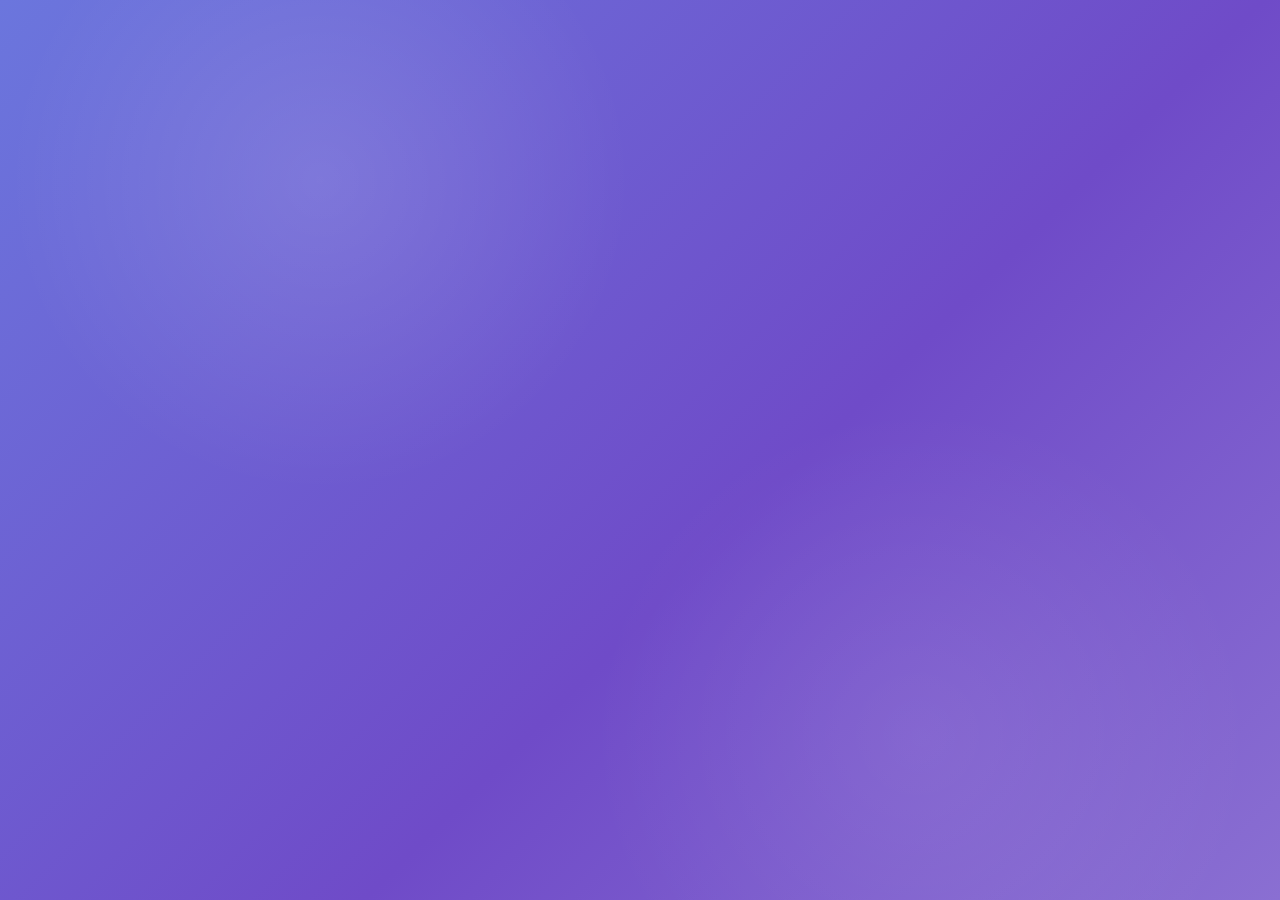
<file: index.html>
<!DOCTYPE html>
<html lang="ru" data-quiz-section="micro" data-quiz-storage="micro">
<head>
<meta charset="UTF-8">
<meta name="viewport" content="width=device-width, initial-scale=1">
<title>Тест</title>
<link rel="stylesheet" href="micro_style.css?v=anti-copy-v2">
</head>
<body>
<div id="app"></div>
<script src="micro_script.js?v=anti-copy-v2"></script>
</body>
</html>
</file>
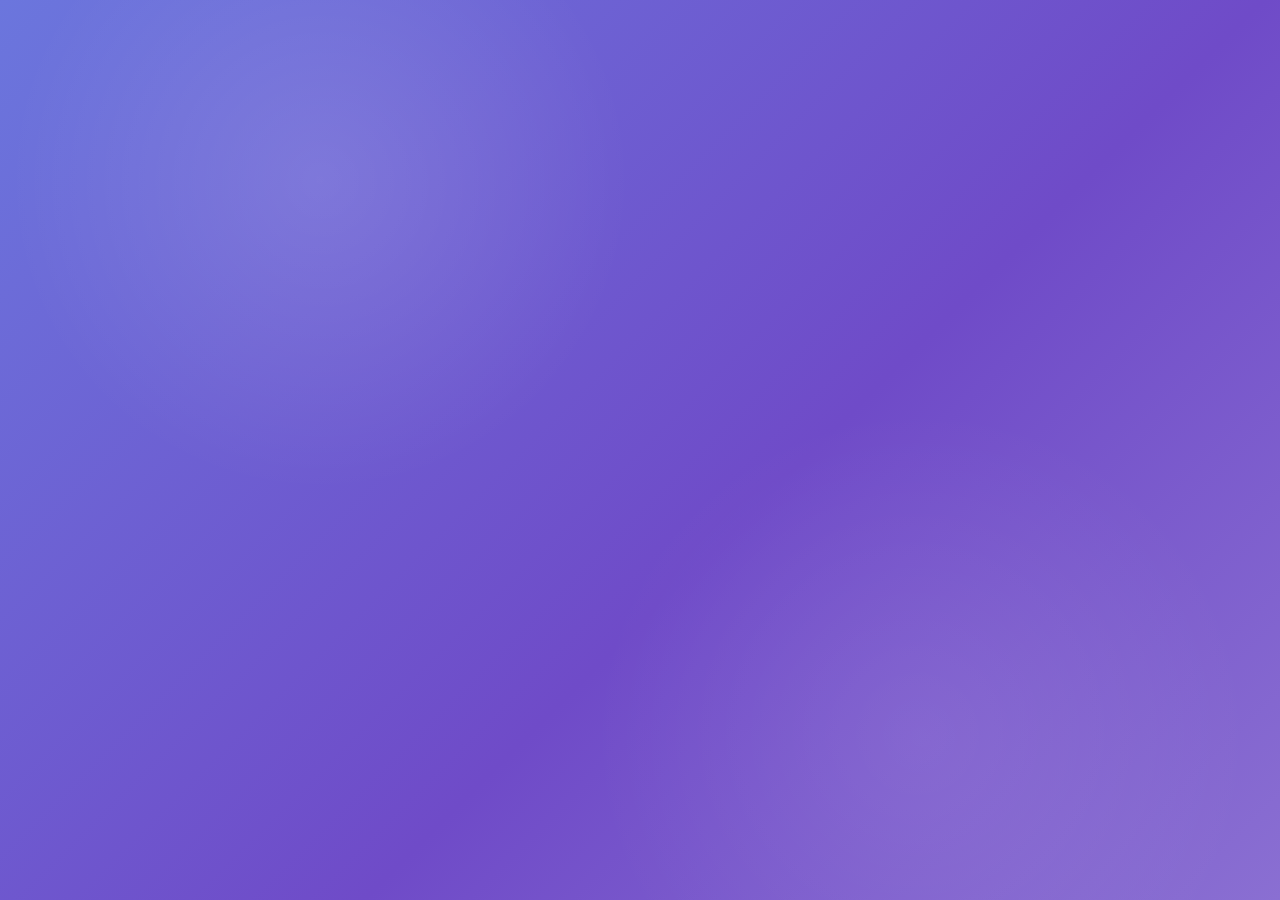
<file: marketing_index.html>
<!DOCTYPE html>
<html lang="ru" data-quiz-section="marketing" data-quiz-storage="marketing">
<head>
<meta charset="UTF-8">
<meta name="viewport" content="width=device-width, initial-scale=1">
<title>Маркетинг</title>
<link rel="stylesheet" href="micro_style.css?v=anti-copy-v2">
</head>
<body>
<div id="app"></div>
<script src="micro_script.js?v=anti-copy-v2"></script>
</body>
</html>
</file>
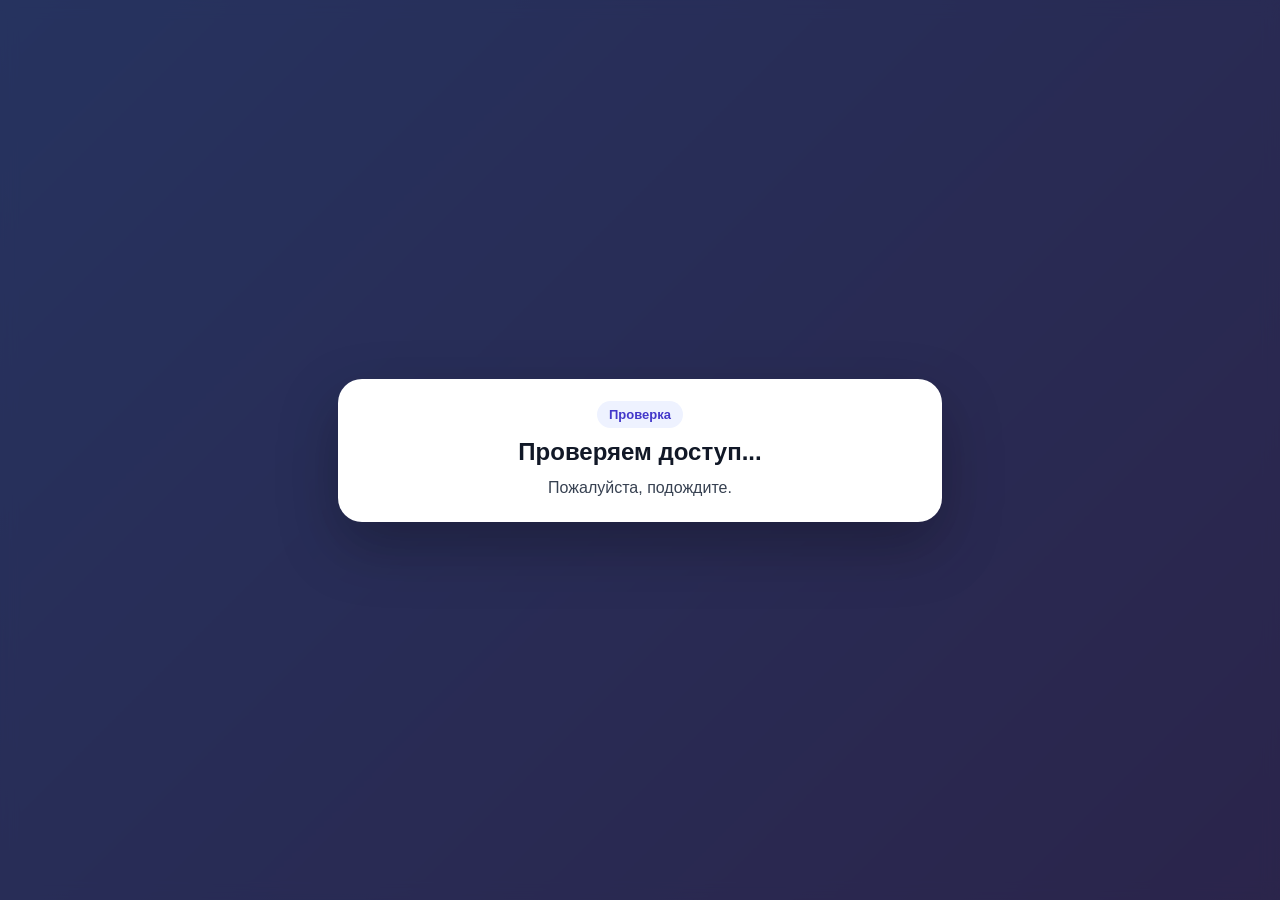
<file: marketing_test.html>
<!DOCTYPE html>
<html lang="ru" data-quiz-section="marketing" data-quiz-storage="marketing">
<head>
<meta charset="UTF-8">
<meta name="viewport" content="width=device-width, initial-scale=1">
<title>Маркетинг</title>
<link rel="stylesheet" href="micro_style.css?v=anti-copy-v2">
</head>
<body class="quiz-test-page">
<div class="card">
<div id="timer"></div>
<div id="question"></div>
<div id="options"></div>
</div>
<script src="micro_script.js?v=anti-copy-v2"></script>
</body>
</html>
</file>
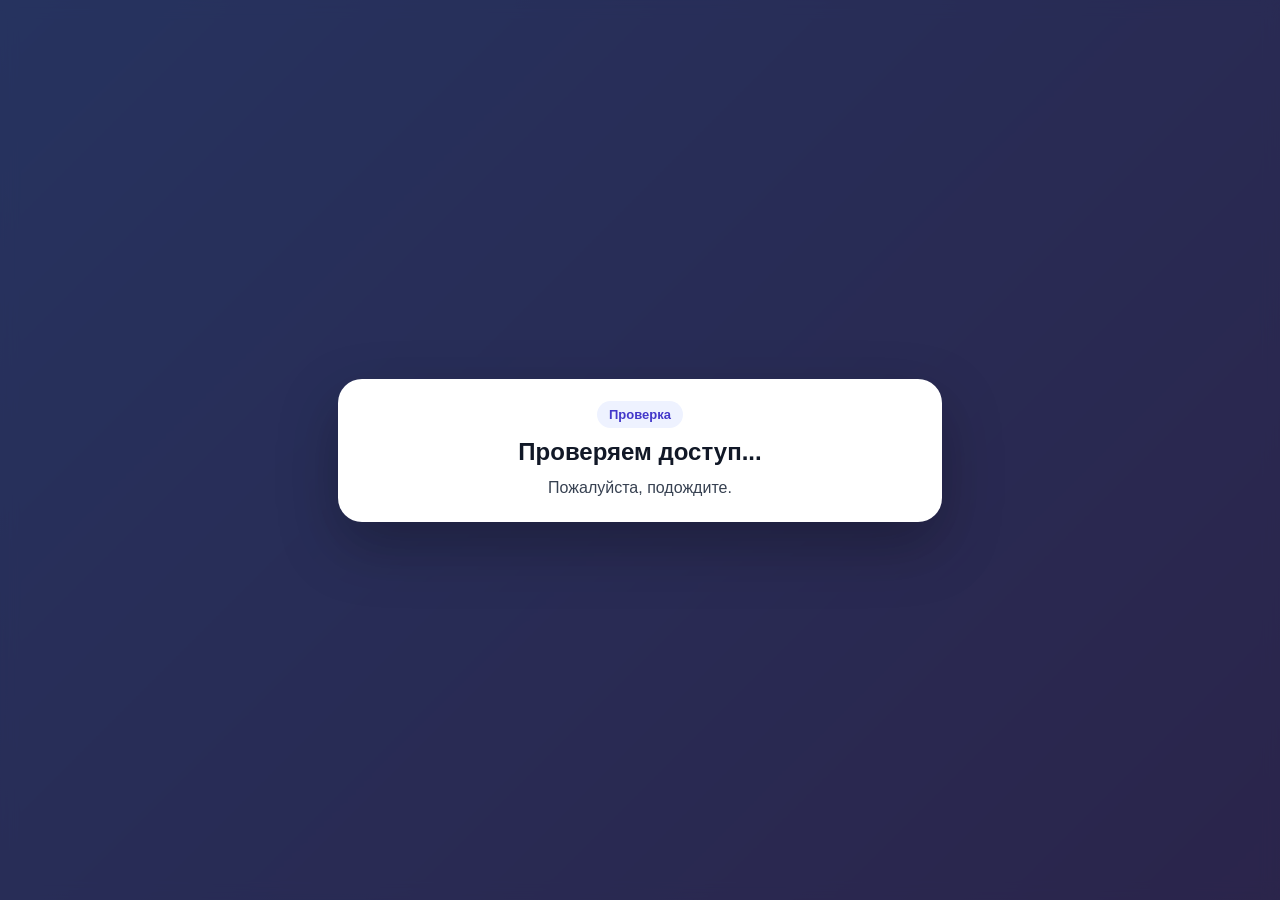
<file: micro_test.html>
<!DOCTYPE html>
<html lang="ru" data-quiz-section="micro" data-quiz-storage="micro">
<head>
    <meta charset="UTF-8">
    <meta name="viewport" content="width=device-width, initial-scale=1">
    <title>Тестирование</title>
    <link rel="stylesheet" href="micro_style.css?v=anti-copy-v2">
</head>
<body class="quiz-test-page">
    <div class="card">
        <div id="timer"></div>
        <div id="question"></div>
        <div id="options"></div>
    </div>
    <script src="micro_script.js?v=anti-copy-v2"></script>
</body>
</html>
</file>
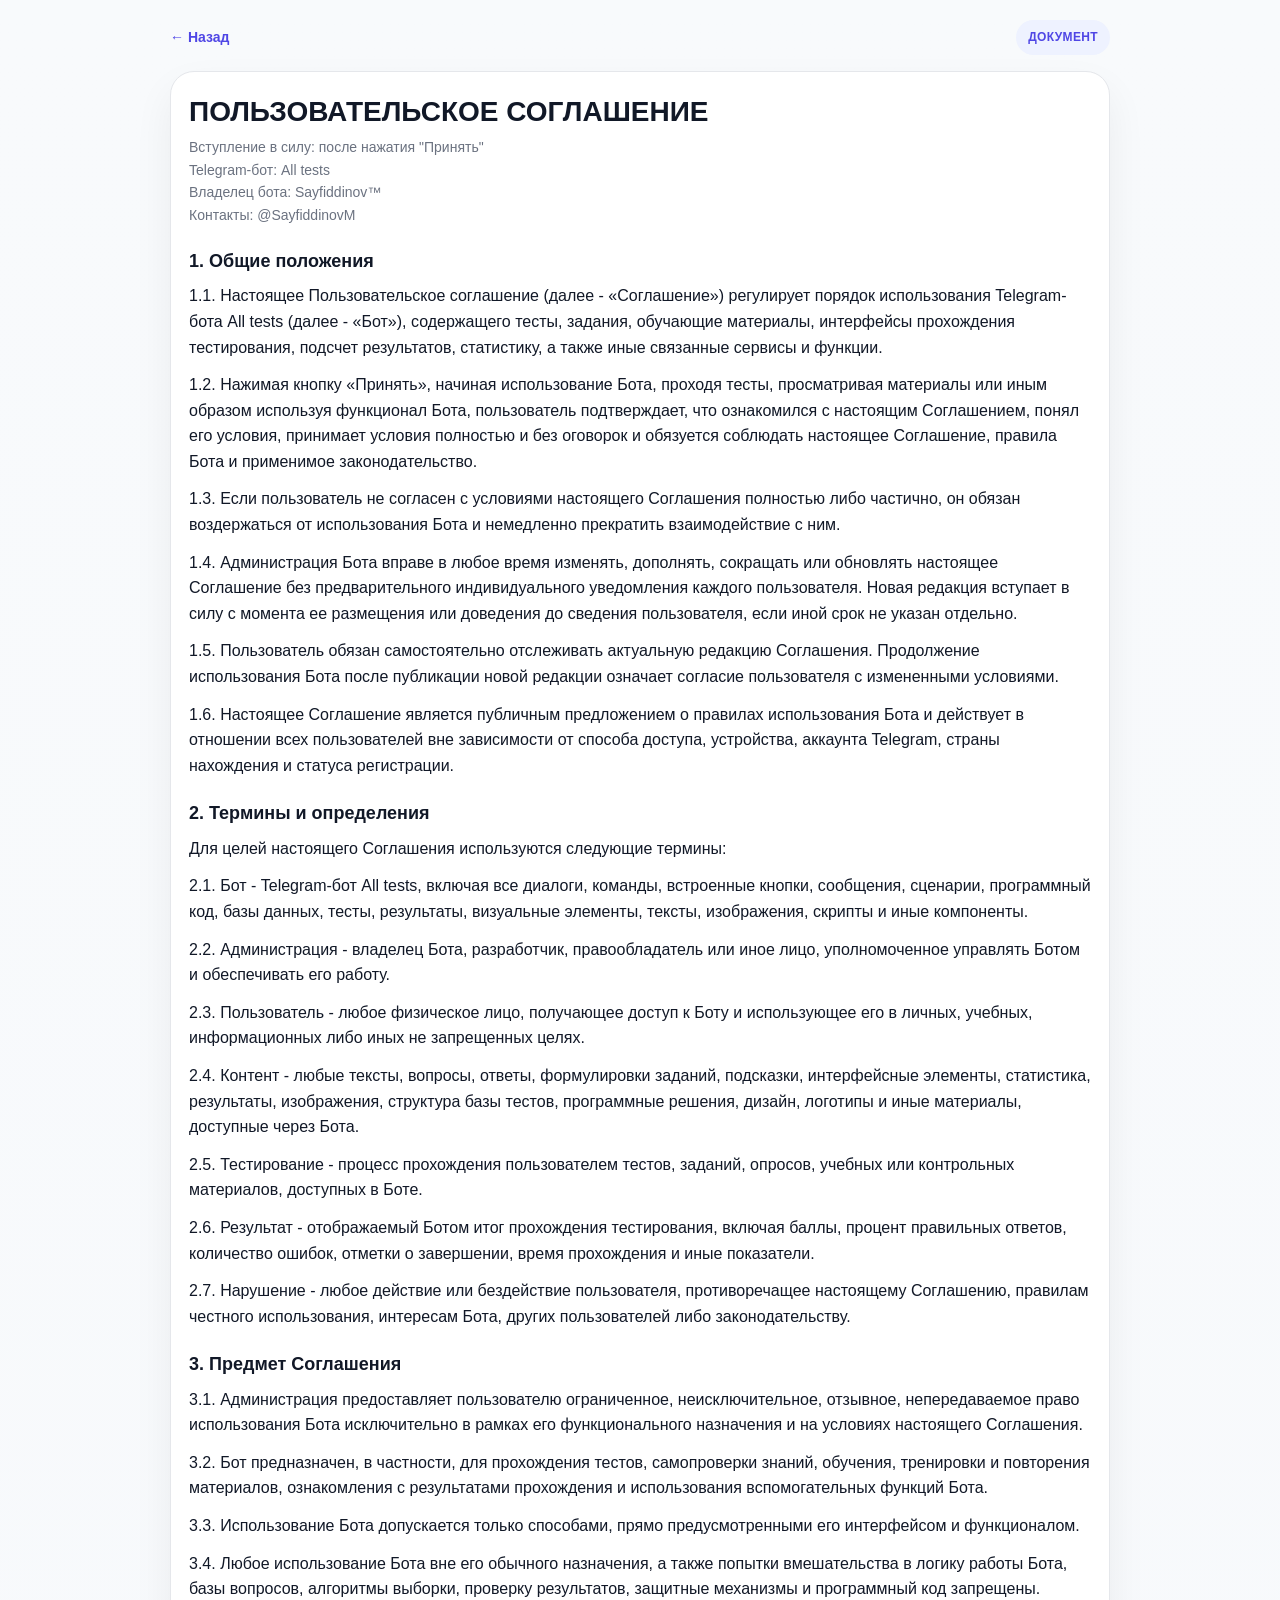
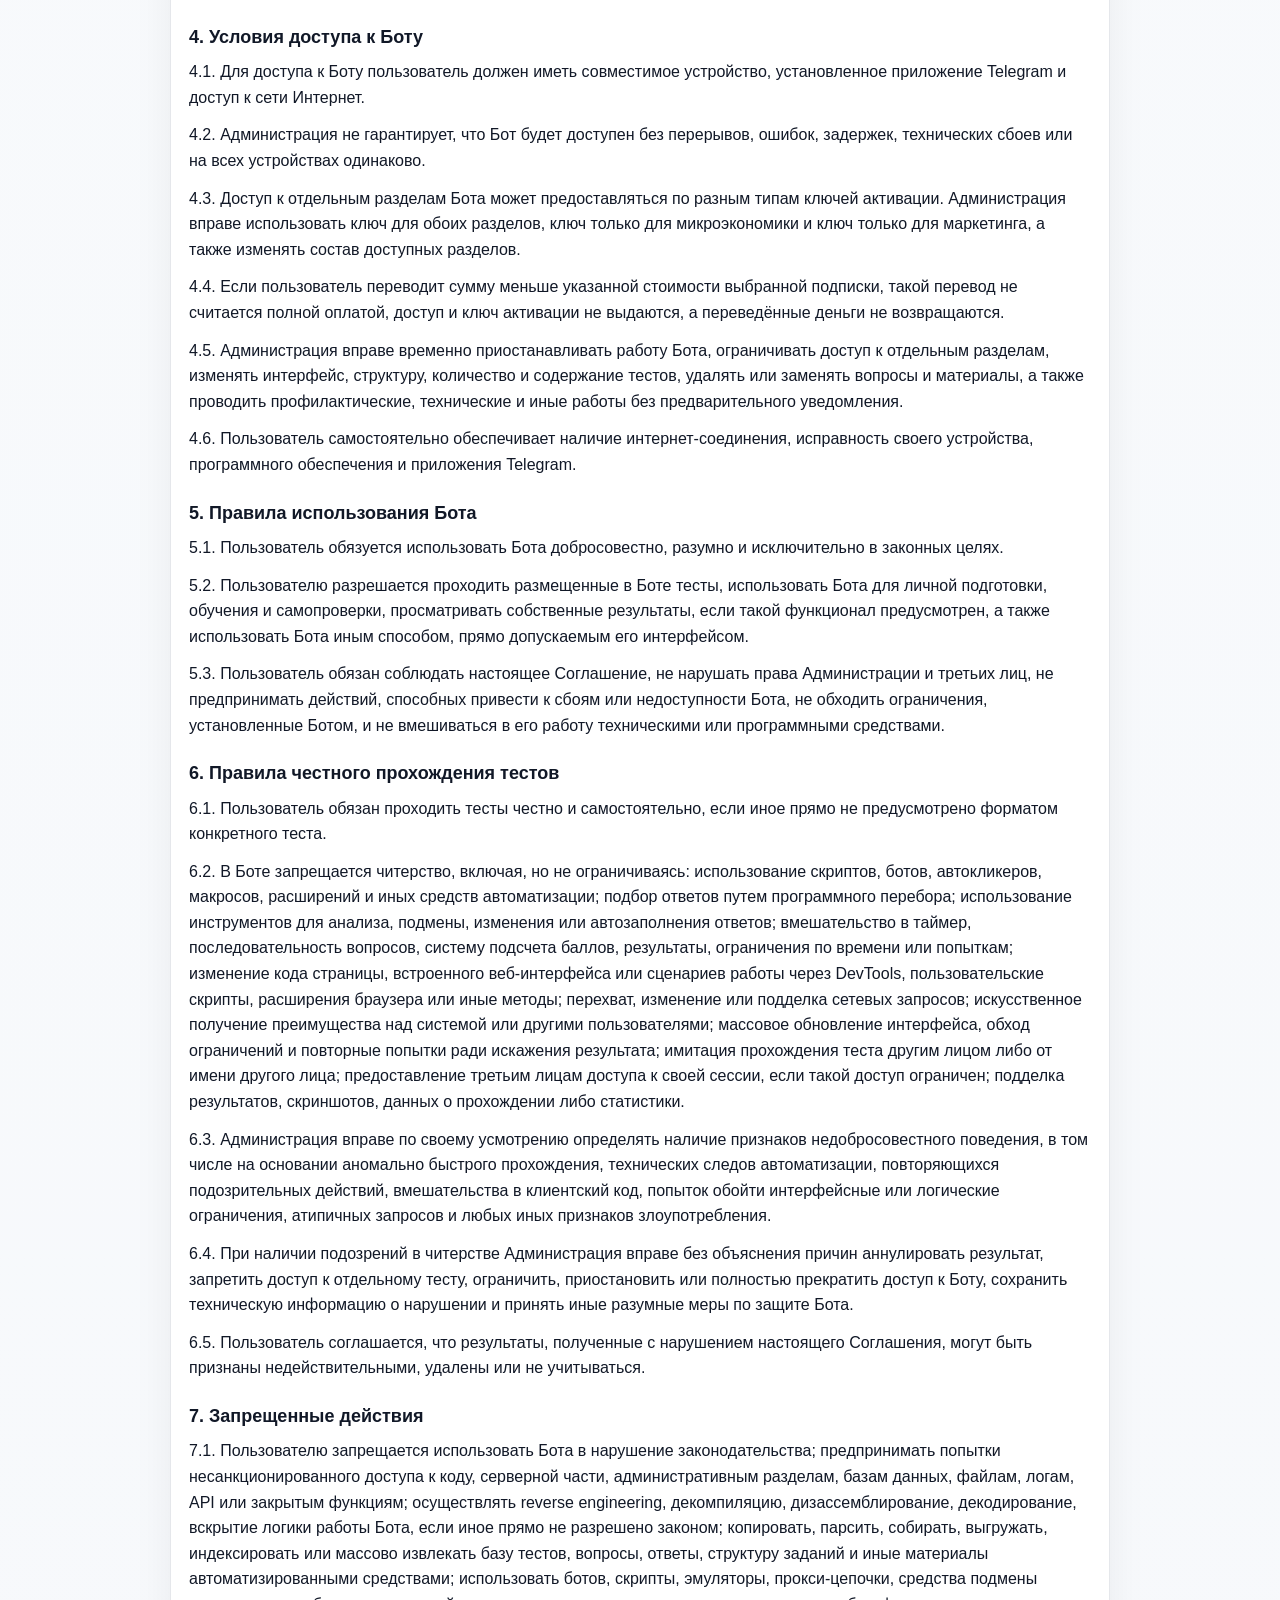
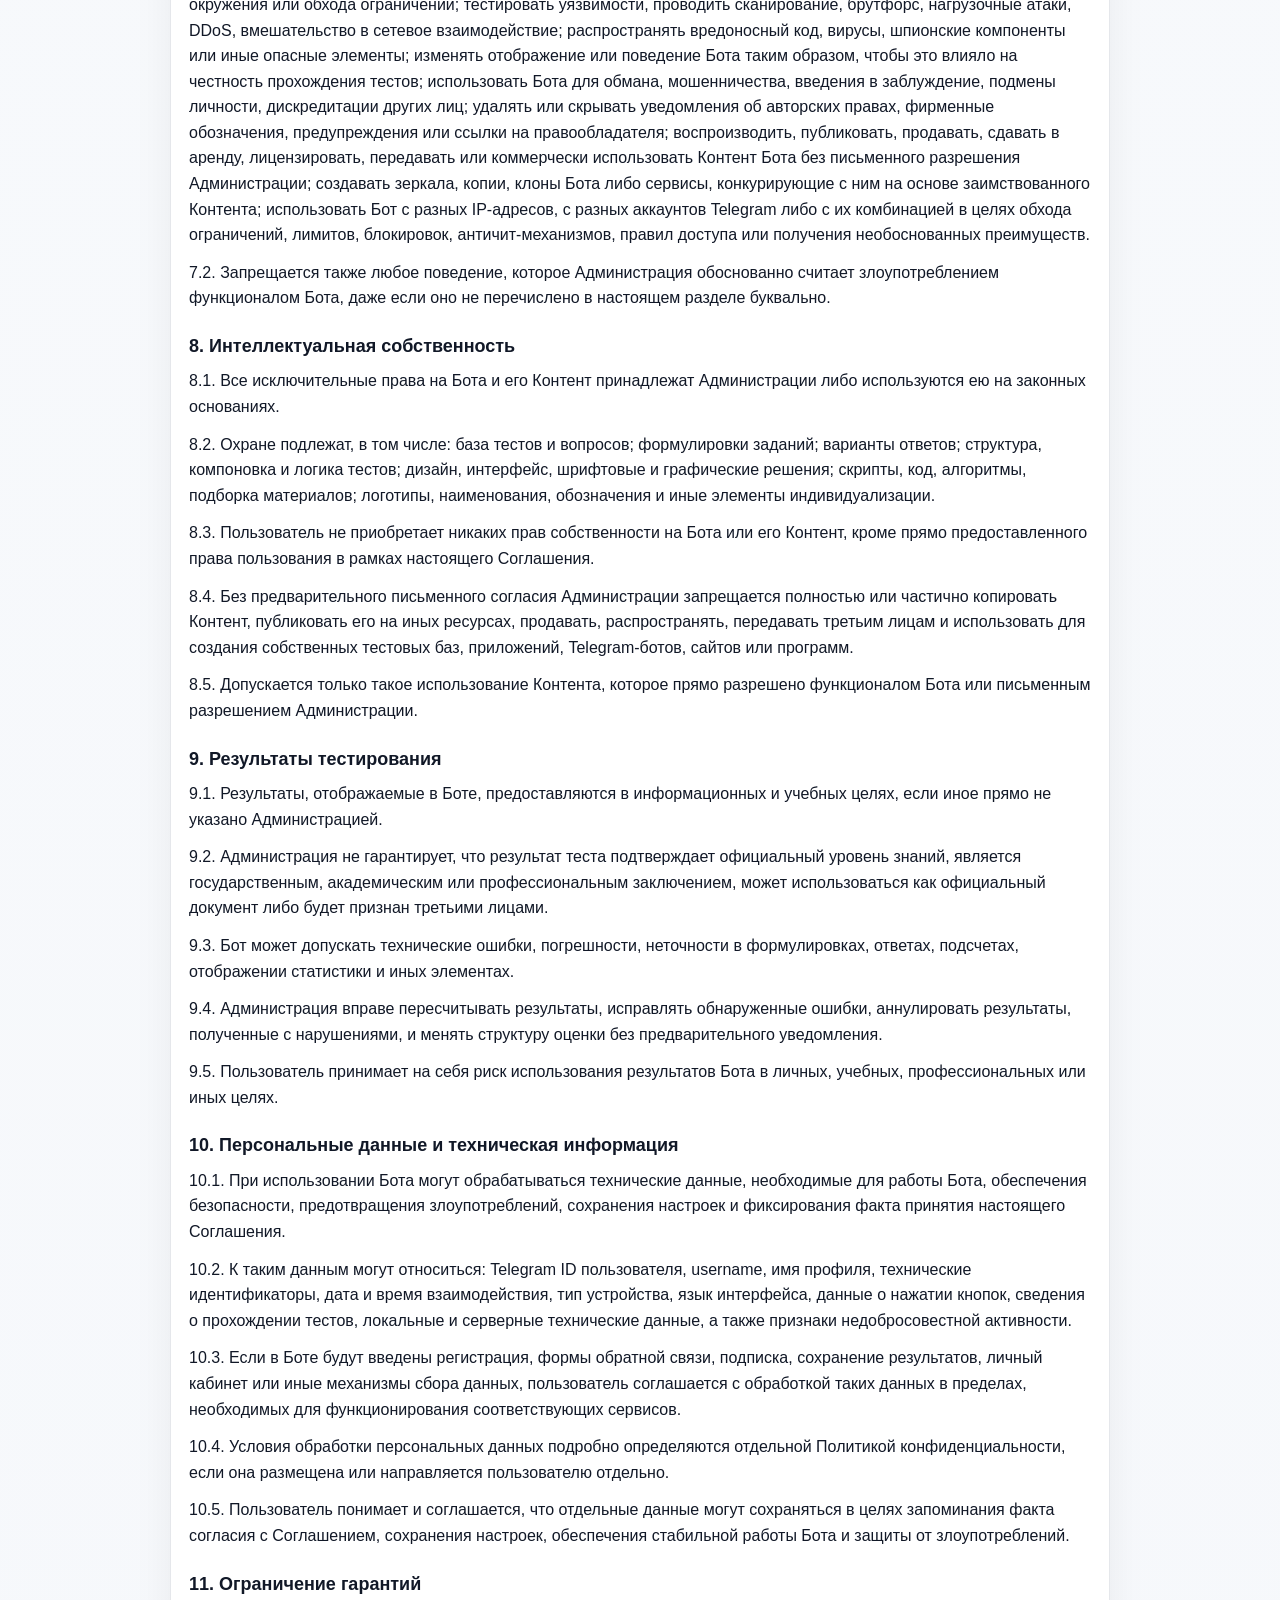
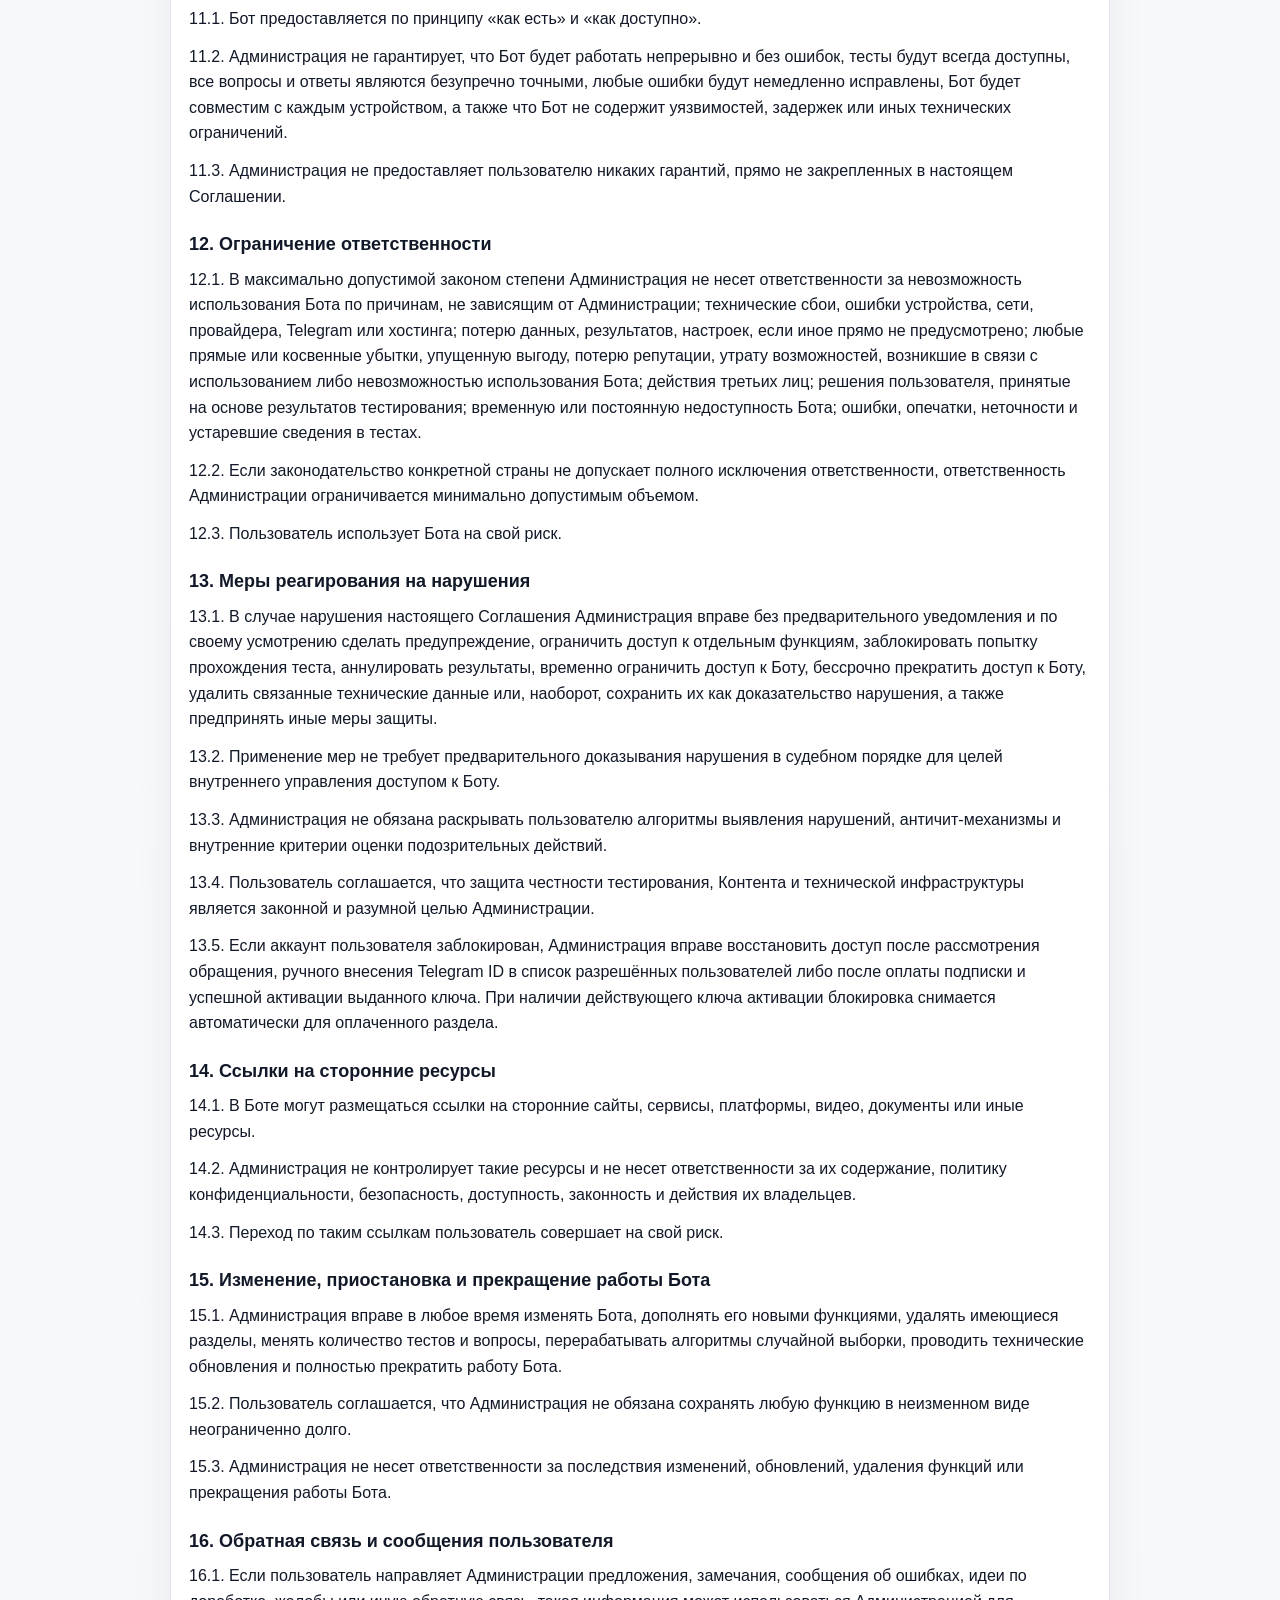
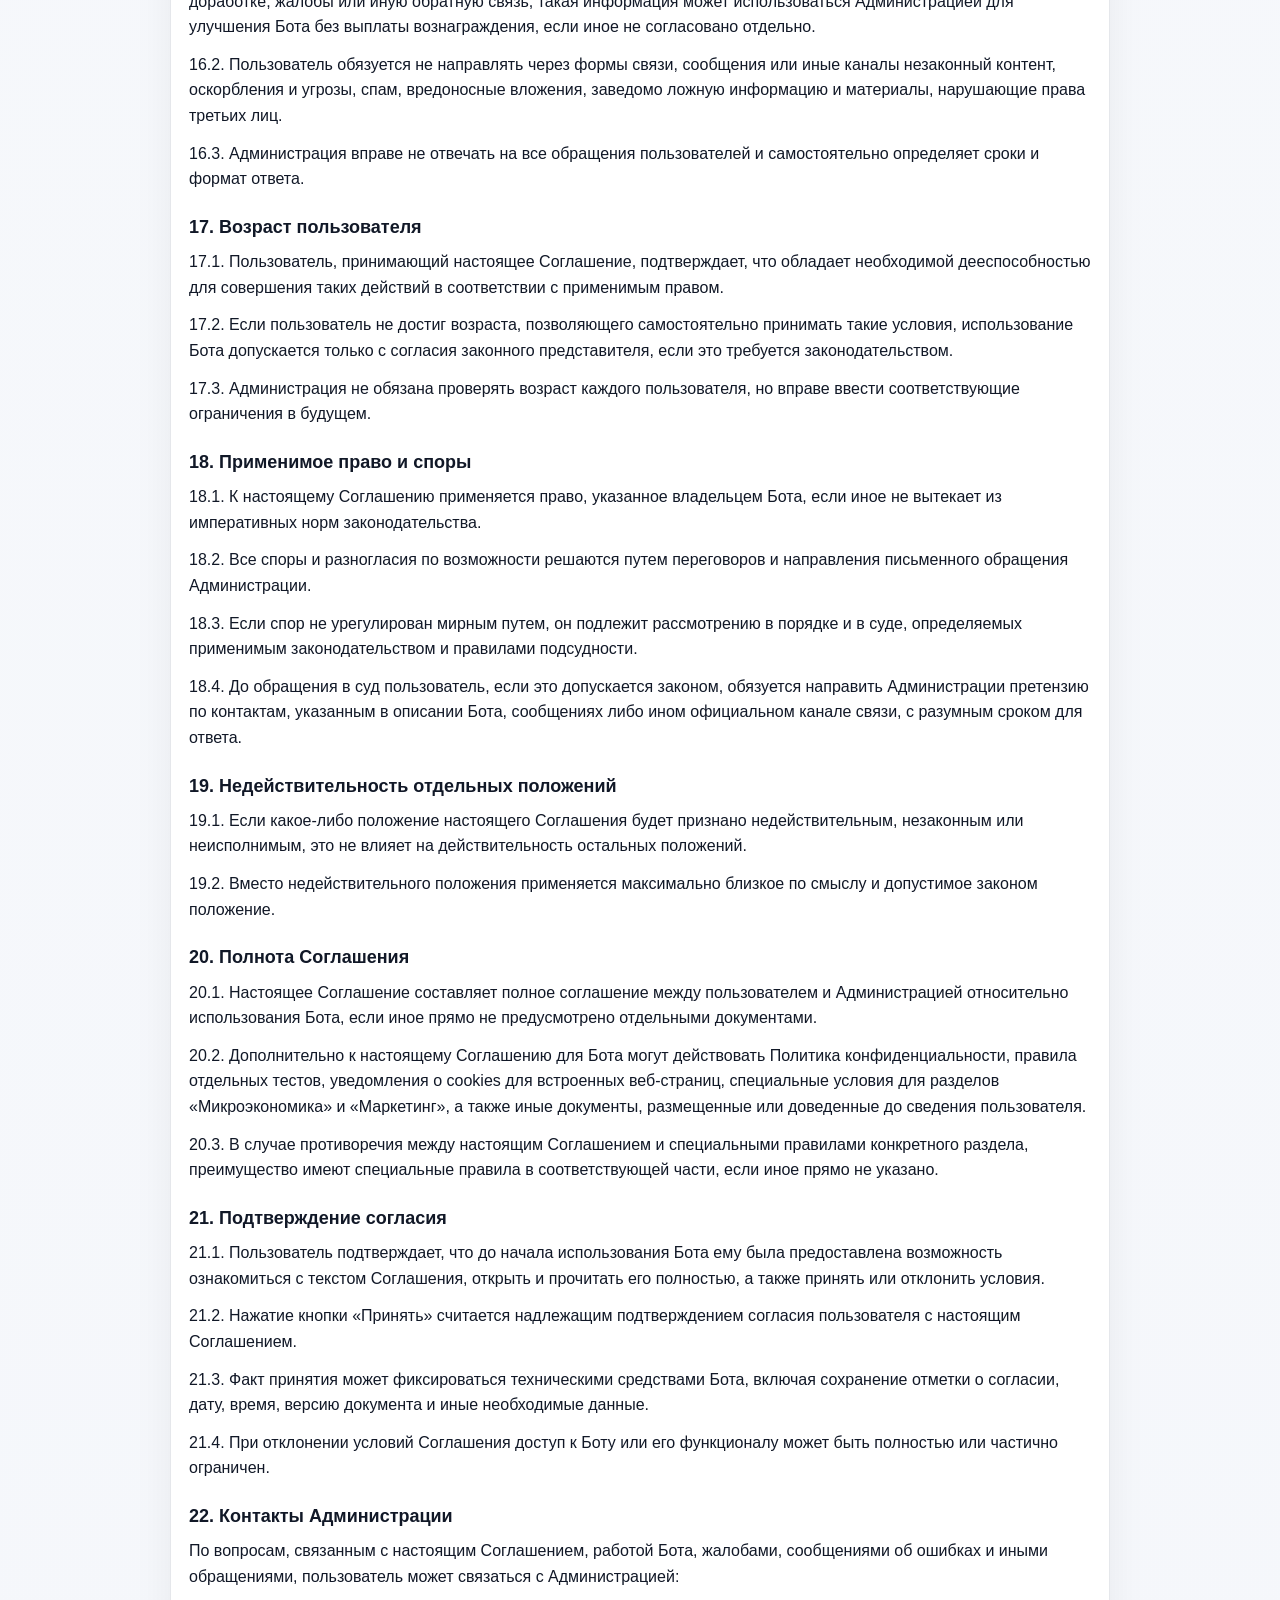
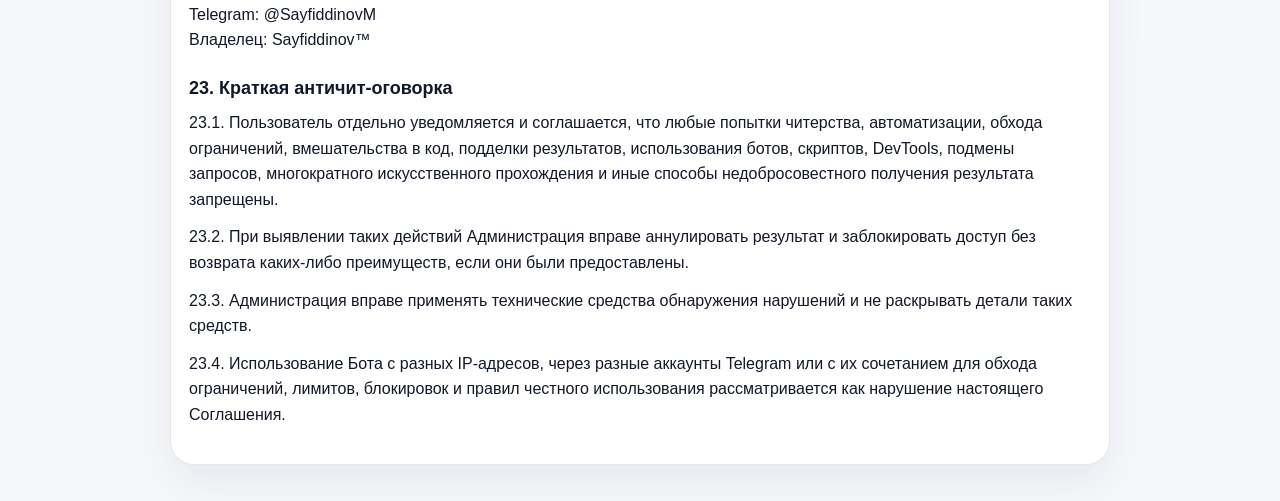
<file: user_agreement.html>
<!DOCTYPE html>
<html lang="ru">
<head>
  <meta charset="UTF-8">
  <meta name="viewport" content="width=device-width, initial-scale=1.0">
  <title>Пользовательское соглашение</title>
  <style>
    :root {
      --bg: #f5f7fb;
      --card: #ffffff;
      --text: #111827;
      --muted: #6b7280;
      --border: #e5e7eb;
      --accent: #4f46e5;
      --accent-soft: #eef2ff;
    }
    * { box-sizing: border-box; }
    body {
      margin: 0;
      font-family: Arial, sans-serif;
      background: linear-gradient(180deg, #f8fafc 0%, var(--bg) 100%);
      color: var(--text);
      line-height: 1.6;
    }
    .page {
      width: min(940px, calc(100% - 28px));
      margin: 0 auto;
      padding: 20px 0 36px;
    }
    .topbar {
      display: flex;
      align-items: center;
      justify-content: space-between;
      gap: 12px;
      margin-bottom: 16px;
    }
    .back-link {
      display: inline-flex;
      align-items: center;
      gap: 8px;
      text-decoration: none;
      color: var(--accent);
      font-weight: 700;
      font-size: 14px;
    }
    .badge {
      display: inline-flex;
      align-items: center;
      padding: 8px 12px;
      border-radius: 999px;
      background: var(--accent-soft);
      color: var(--accent);
      font-size: 12px;
      font-weight: 800;
      letter-spacing: .03em;
      text-transform: uppercase;
    }
    .card {
      background: var(--card);
      border: 1px solid var(--border);
      border-radius: 24px;
      padding: 24px 18px;
      box-shadow: 0 18px 40px rgba(15, 23, 42, 0.06);
    }
    .agreement-doc-title {
      margin: 0 0 8px;
      font-size: 28px;
      line-height: 1.15;
    }
    .agreement-doc-meta {
      margin: 0 0 22px;
      color: var(--muted);
      font-size: 14px;
    }
    .agreement-doc-section {
      margin: 24px 0 10px;
      font-size: 18px;
      line-height: 1.3;
    }
    p { margin: 0 0 12px; }
    .agreement-doc-note {
      padding: 14px 16px;
      border-radius: 16px;
      background: #fff7ed;
      border: 1px solid #fed7aa;
    }
    body.embedded .page { width: 100%; padding: 8px; }
    body.embedded .topbar { display: none; }
    body.embedded .card { border: none; box-shadow: none; padding: 10px 8px 18px; border-radius: 0; }
    body.embedded { background: #ffffff; }
  </style>
</head>
<body>
  <div class="page">
    <div class="topbar">
      <a class="back-link" href="index.html" onclick="if (history.length > 1) { history.back(); return false; }">← Назад</a>
      <div class="badge">Документ</div>
    </div>

    <main class="card">
      <h3 class="agreement-doc-title">ПОЛЬЗОВАТЕЛЬСКОЕ СОГЛАШЕНИЕ</h3>
            <p class="agreement-doc-meta">Вступление в силу: после нажатия "Принять"<br>Telegram-бот: All tests<br>Владелец бота: Sayfiddinov™<br>Контакты: @SayfiddinovM</p>
            <h4 class="agreement-doc-section">1. Общие положения</h4>
            <p>1.1. Настоящее Пользовательское соглашение (далее - «Соглашение») регулирует порядок использования Telegram-бота All tests (далее - «Бот»), содержащего тесты, задания, обучающие материалы, интерфейсы прохождения тестирования, подсчет результатов, статистику, а также иные связанные сервисы и функции.</p>
            <p>1.2. Нажимая кнопку «Принять», начиная использование Бота, проходя тесты, просматривая материалы или иным образом используя функционал Бота, пользователь подтверждает, что ознакомился с настоящим Соглашением, понял его условия, принимает условия полностью и без оговорок и обязуется соблюдать настоящее Соглашение, правила Бота и применимое законодательство.</p>
            <p>1.3. Если пользователь не согласен с условиями настоящего Соглашения полностью либо частично, он обязан воздержаться от использования Бота и немедленно прекратить взаимодействие с ним.</p>
            <p>1.4. Администрация Бота вправе в любое время изменять, дополнять, сокращать или обновлять настоящее Соглашение без предварительного индивидуального уведомления каждого пользователя. Новая редакция вступает в силу с момента ее размещения или доведения до сведения пользователя, если иной срок не указан отдельно.</p>
            <p>1.5. Пользователь обязан самостоятельно отслеживать актуальную редакцию Соглашения. Продолжение использования Бота после публикации новой редакции означает согласие пользователя с измененными условиями.</p>
            <p>1.6. Настоящее Соглашение является публичным предложением о правилах использования Бота и действует в отношении всех пользователей вне зависимости от способа доступа, устройства, аккаунта Telegram, страны нахождения и статуса регистрации.</p>
            <h4 class="agreement-doc-section">2. Термины и определения</h4>
            <p>Для целей настоящего Соглашения используются следующие термины:</p>
            <p>2.1. Бот - Telegram-бот All tests, включая все диалоги, команды, встроенные кнопки, сообщения, сценарии, программный код, базы данных, тесты, результаты, визуальные элементы, тексты, изображения, скрипты и иные компоненты.</p>
            <p>2.2. Администрация - владелец Бота, разработчик, правообладатель или иное лицо, уполномоченное управлять Ботом и обеспечивать его работу.</p>
            <p>2.3. Пользователь - любое физическое лицо, получающее доступ к Боту и использующее его в личных, учебных, информационных либо иных не запрещенных целях.</p>
            <p>2.4. Контент - любые тексты, вопросы, ответы, формулировки заданий, подсказки, интерфейсные элементы, статистика, результаты, изображения, структура базы тестов, программные решения, дизайн, логотипы и иные материалы, доступные через Бота.</p>
            <p>2.5. Тестирование - процесс прохождения пользователем тестов, заданий, опросов, учебных или контрольных материалов, доступных в Боте.</p>
            <p>2.6. Результат - отображаемый Ботом итог прохождения тестирования, включая баллы, процент правильных ответов, количество ошибок, отметки о завершении, время прохождения и иные показатели.</p>
            <p>2.7. Нарушение - любое действие или бездействие пользователя, противоречащее настоящему Соглашению, правилам честного использования, интересам Бота, других пользователей либо законодательству.</p>
            <h4 class="agreement-doc-section">3. Предмет Соглашения</h4>
            <p>3.1. Администрация предоставляет пользователю ограниченное, неисключительное, отзывное, непередаваемое право использования Бота исключительно в рамках его функционального назначения и на условиях настоящего Соглашения.</p>
            <p>3.2. Бот предназначен, в частности, для прохождения тестов, самопроверки знаний, обучения, тренировки и повторения материалов, ознакомления с результатами прохождения и использования вспомогательных функций Бота.</p>
            <p>3.3. Использование Бота допускается только способами, прямо предусмотренными его интерфейсом и функционалом.</p>
            <p>3.4. Любое использование Бота вне его обычного назначения, а также попытки вмешательства в логику работы Бота, базы вопросов, алгоритмы выборки, проверку результатов, защитные механизмы и программный код запрещены.</p>
            <h4 class="agreement-doc-section">4. Условия доступа к Боту</h4>
            <p>4.1. Для доступа к Боту пользователь должен иметь совместимое устройство, установленное приложение Telegram и доступ к сети Интернет.</p>
            <p>4.2. Администрация не гарантирует, что Бот будет доступен без перерывов, ошибок, задержек, технических сбоев или на всех устройствах одинаково.</p>
            <p>4.3. Доступ к отдельным разделам Бота может предоставляться по разным типам ключей активации. Администрация вправе использовать ключ для обоих разделов, ключ только для микроэкономики и ключ только для маркетинга, а также изменять состав доступных разделов.</p>
            <p>4.4. Если пользователь переводит сумму меньше указанной стоимости выбранной подписки, такой перевод не считается полной оплатой, доступ и ключ активации не выдаются, а переведённые деньги не возвращаются.</p>
            <p>4.5. Администрация вправе временно приостанавливать работу Бота, ограничивать доступ к отдельным разделам, изменять интерфейс, структуру, количество и содержание тестов, удалять или заменять вопросы и материалы, а также проводить профилактические, технические и иные работы без предварительного уведомления.</p>
            <p>4.6. Пользователь самостоятельно обеспечивает наличие интернет-соединения, исправность своего устройства, программного обеспечения и приложения Telegram.</p>
            <h4 class="agreement-doc-section">5. Правила использования Бота</h4>
            <p>5.1. Пользователь обязуется использовать Бота добросовестно, разумно и исключительно в законных целях.</p>
            <p>5.2. Пользователю разрешается проходить размещенные в Боте тесты, использовать Бота для личной подготовки, обучения и самопроверки, просматривать собственные результаты, если такой функционал предусмотрен, а также использовать Бота иным способом, прямо допускаемым его интерфейсом.</p>
            <p>5.3. Пользователь обязан соблюдать настоящее Соглашение, не нарушать права Администрации и третьих лиц, не предпринимать действий, способных привести к сбоям или недоступности Бота, не обходить ограничения, установленные Ботом, и не вмешиваться в его работу техническими или программными средствами.</p>
            <h4 class="agreement-doc-section">6. Правила честного прохождения тестов</h4>
            <p>6.1. Пользователь обязан проходить тесты честно и самостоятельно, если иное прямо не предусмотрено форматом конкретного теста.</p>
            <p>6.2. В Боте запрещается читерство, включая, но не ограничиваясь: использование скриптов, ботов, автокликеров, макросов, расширений и иных средств автоматизации; подбор ответов путем программного перебора; использование инструментов для анализа, подмены, изменения или автозаполнения ответов; вмешательство в таймер, последовательность вопросов, систему подсчета баллов, результаты, ограничения по времени или попыткам; изменение кода страницы, встроенного веб-интерфейса или сценариев работы через DevTools, пользовательские скрипты, расширения браузера или иные методы; перехват, изменение или подделка сетевых запросов; искусственное получение преимущества над системой или другими пользователями; массовое обновление интерфейса, обход ограничений и повторные попытки ради искажения результата; имитация прохождения теста другим лицом либо от имени другого лица; предоставление третьим лицам доступа к своей сессии, если такой доступ ограничен; подделка результатов, скриншотов, данных о прохождении либо статистики.</p>
            <p>6.3. Администрация вправе по своему усмотрению определять наличие признаков недобросовестного поведения, в том числе на основании аномально быстрого прохождения, технических следов автоматизации, повторяющихся подозрительных действий, вмешательства в клиентский код, попыток обойти интерфейсные или логические ограничения, атипичных запросов и любых иных признаков злоупотребления.</p>
            <p>6.4. При наличии подозрений в читерстве Администрация вправе без объяснения причин аннулировать результат, запретить доступ к отдельному тесту, ограничить, приостановить или полностью прекратить доступ к Боту, сохранить техническую информацию о нарушении и принять иные разумные меры по защите Бота.</p>
            <p>6.5. Пользователь соглашается, что результаты, полученные с нарушением настоящего Соглашения, могут быть признаны недействительными, удалены или не учитываться.</p>
            <h4 class="agreement-doc-section">7. Запрещенные действия</h4>
            <p>7.1. Пользователю запрещается использовать Бота в нарушение законодательства; предпринимать попытки несанкционированного доступа к коду, серверной части, административным разделам, базам данных, файлам, логам, API или закрытым функциям; осуществлять reverse engineering, декомпиляцию, дизассемблирование, декодирование, вскрытие логики работы Бота, если иное прямо не разрешено законом; копировать, парсить, собирать, выгружать, индексировать или массово извлекать базу тестов, вопросы, ответы, структуру заданий и иные материалы автоматизированными средствами; использовать ботов, скрипты, эмуляторы, прокси-цепочки, средства подмены окружения или обхода ограничений; тестировать уязвимости, проводить сканирование, брутфорс, нагрузочные атаки, DDoS, вмешательство в сетевое взаимодействие; распространять вредоносный код, вирусы, шпионские компоненты или иные опасные элементы; изменять отображение или поведение Бота таким образом, чтобы это влияло на честность прохождения тестов; использовать Бота для обмана, мошенничества, введения в заблуждение, подмены личности, дискредитации других лиц; удалять или скрывать уведомления об авторских правах, фирменные обозначения, предупреждения или ссылки на правообладателя; воспроизводить, публиковать, продавать, сдавать в аренду, лицензировать, передавать или коммерчески использовать Контент Бота без письменного разрешения Администрации; создавать зеркала, копии, клоны Бота либо сервисы, конкурирующие с ним на основе заимствованного Контента; использовать Бот с разных IP-адресов, с разных аккаунтов Telegram либо с их комбинацией в целях обхода ограничений, лимитов, блокировок, античит-механизмов, правил доступа или получения необоснованных преимуществ.</p>
            <p>7.2. Запрещается также любое поведение, которое Администрация обоснованно считает злоупотреблением функционалом Бота, даже если оно не перечислено в настоящем разделе буквально.</p>
            <h4 class="agreement-doc-section">8. Интеллектуальная собственность</h4>
            <p>8.1. Все исключительные права на Бота и его Контент принадлежат Администрации либо используются ею на законных основаниях.</p>
            <p>8.2. Охране подлежат, в том числе: база тестов и вопросов; формулировки заданий; варианты ответов; структура, компоновка и логика тестов; дизайн, интерфейс, шрифтовые и графические решения; скрипты, код, алгоритмы, подборка материалов; логотипы, наименования, обозначения и иные элементы индивидуализации.</p>
            <p>8.3. Пользователь не приобретает никаких прав собственности на Бота или его Контент, кроме прямо предоставленного права пользования в рамках настоящего Соглашения.</p>
            <p>8.4. Без предварительного письменного согласия Администрации запрещается полностью или частично копировать Контент, публиковать его на иных ресурсах, продавать, распространять, передавать третьим лицам и использовать для создания собственных тестовых баз, приложений, Telegram-ботов, сайтов или программ.</p>
            <p>8.5. Допускается только такое использование Контента, которое прямо разрешено функционалом Бота или письменным разрешением Администрации.</p>
            <h4 class="agreement-doc-section">9. Результаты тестирования</h4>
            <p>9.1. Результаты, отображаемые в Боте, предоставляются в информационных и учебных целях, если иное прямо не указано Администрацией.</p>
            <p>9.2. Администрация не гарантирует, что результат теста подтверждает официальный уровень знаний, является государственным, академическим или профессиональным заключением, может использоваться как официальный документ либо будет признан третьими лицами.</p>
            <p>9.3. Бот может допускать технические ошибки, погрешности, неточности в формулировках, ответах, подсчетах, отображении статистики и иных элементах.</p>
            <p>9.4. Администрация вправе пересчитывать результаты, исправлять обнаруженные ошибки, аннулировать результаты, полученные с нарушениями, и менять структуру оценки без предварительного уведомления.</p>
            <p>9.5. Пользователь принимает на себя риск использования результатов Бота в личных, учебных, профессиональных или иных целях.</p>
            <h4 class="agreement-doc-section">10. Персональные данные и техническая информация</h4>
            <p>10.1. При использовании Бота могут обрабатываться технические данные, необходимые для работы Бота, обеспечения безопасности, предотвращения злоупотреблений, сохранения настроек и фиксирования факта принятия настоящего Соглашения.</p>
            <p>10.2. К таким данным могут относиться: Telegram ID пользователя, username, имя профиля, технические идентификаторы, дата и время взаимодействия, тип устройства, язык интерфейса, данные о нажатии кнопок, сведения о прохождении тестов, локальные и серверные технические данные, а также признаки недобросовестной активности.</p>
            <p>10.3. Если в Боте будут введены регистрация, формы обратной связи, подписка, сохранение результатов, личный кабинет или иные механизмы сбора данных, пользователь соглашается с обработкой таких данных в пределах, необходимых для функционирования соответствующих сервисов.</p>
            <p>10.4. Условия обработки персональных данных подробно определяются отдельной Политикой конфиденциальности, если она размещена или направляется пользователю отдельно.</p>
            <p>10.5. Пользователь понимает и соглашается, что отдельные данные могут сохраняться в целях запоминания факта согласия с Соглашением, сохранения настроек, обеспечения стабильной работы Бота и защиты от злоупотреблений.</p>
            <h4 class="agreement-doc-section">11. Ограничение гарантий</h4>
            <p>11.1. Бот предоставляется по принципу «как есть» и «как доступно».</p>
            <p>11.2. Администрация не гарантирует, что Бот будет работать непрерывно и без ошибок, тесты будут всегда доступны, все вопросы и ответы являются безупречно точными, любые ошибки будут немедленно исправлены, Бот будет совместим с каждым устройством, а также что Бот не содержит уязвимостей, задержек или иных технических ограничений.</p>
            <p>11.3. Администрация не предоставляет пользователю никаких гарантий, прямо не закрепленных в настоящем Соглашении.</p>
            <h4 class="agreement-doc-section">12. Ограничение ответственности</h4>
            <p>12.1. В максимально допустимой законом степени Администрация не несет ответственности за невозможность использования Бота по причинам, не зависящим от Администрации; технические сбои, ошибки устройства, сети, провайдера, Telegram или хостинга; потерю данных, результатов, настроек, если иное прямо не предусмотрено; любые прямые или косвенные убытки, упущенную выгоду, потерю репутации, утрату возможностей, возникшие в связи с использованием либо невозможностью использования Бота; действия третьих лиц; решения пользователя, принятые на основе результатов тестирования; временную или постоянную недоступность Бота; ошибки, опечатки, неточности и устаревшие сведения в тестах.</p>
            <p>12.2. Если законодательство конкретной страны не допускает полного исключения ответственности, ответственность Администрации ограничивается минимально допустимым объемом.</p>
            <p>12.3. Пользователь использует Бота на свой риск.</p>
            <h4 class="agreement-doc-section">13. Меры реагирования на нарушения</h4>
            <p>13.1. В случае нарушения настоящего Соглашения Администрация вправе без предварительного уведомления и по своему усмотрению сделать предупреждение, ограничить доступ к отдельным функциям, заблокировать попытку прохождения теста, аннулировать результаты, временно ограничить доступ к Боту, бессрочно прекратить доступ к Боту, удалить связанные технические данные или, наоборот, сохранить их как доказательство нарушения, а также предпринять иные меры защиты.</p>
            <p>13.2. Применение мер не требует предварительного доказывания нарушения в судебном порядке для целей внутреннего управления доступом к Боту.</p>
            <p>13.3. Администрация не обязана раскрывать пользователю алгоритмы выявления нарушений, античит-механизмы и внутренние критерии оценки подозрительных действий.</p>
            <p>13.4. Пользователь соглашается, что защита честности тестирования, Контента и технической инфраструктуры является законной и разумной целью Администрации.</p>
            <p>13.5. Если аккаунт пользователя заблокирован, Администрация вправе восстановить доступ после рассмотрения обращения, ручного внесения Telegram ID в список разрешённых пользователей либо после оплаты подписки и успешной активации выданного ключа. При наличии действующего ключа активации блокировка снимается автоматически для оплаченного раздела.</p>
            <h4 class="agreement-doc-section">14. Ссылки на сторонние ресурсы</h4>
            <p>14.1. В Боте могут размещаться ссылки на сторонние сайты, сервисы, платформы, видео, документы или иные ресурсы.</p>
            <p>14.2. Администрация не контролирует такие ресурсы и не несет ответственности за их содержание, политику конфиденциальности, безопасность, доступность, законность и действия их владельцев.</p>
            <p>14.3. Переход по таким ссылкам пользователь совершает на свой риск.</p>
            <h4 class="agreement-doc-section">15. Изменение, приостановка и прекращение работы Бота</h4>
            <p>15.1. Администрация вправе в любое время изменять Бота, дополнять его новыми функциями, удалять имеющиеся разделы, менять количество тестов и вопросы, перерабатывать алгоритмы случайной выборки, проводить технические обновления и полностью прекратить работу Бота.</p>
            <p>15.2. Пользователь соглашается, что Администрация не обязана сохранять любую функцию в неизменном виде неограниченно долго.</p>
            <p>15.3. Администрация не несет ответственности за последствия изменений, обновлений, удаления функций или прекращения работы Бота.</p>
            <h4 class="agreement-doc-section">16. Обратная связь и сообщения пользователя</h4>
            <p>16.1. Если пользователь направляет Администрации предложения, замечания, сообщения об ошибках, идеи по доработке, жалобы или иную обратную связь, такая информация может использоваться Администрацией для улучшения Бота без выплаты вознаграждения, если иное не согласовано отдельно.</p>
            <p>16.2. Пользователь обязуется не направлять через формы связи, сообщения или иные каналы незаконный контент, оскорбления и угрозы, спам, вредоносные вложения, заведомо ложную информацию и материалы, нарушающие права третьих лиц.</p>
            <p>16.3. Администрация вправе не отвечать на все обращения пользователей и самостоятельно определяет сроки и формат ответа.</p>
            <h4 class="agreement-doc-section">17. Возраст пользователя</h4>
            <p>17.1. Пользователь, принимающий настоящее Соглашение, подтверждает, что обладает необходимой дееспособностью для совершения таких действий в соответствии с применимым правом.</p>
            <p>17.2. Если пользователь не достиг возраста, позволяющего самостоятельно принимать такие условия, использование Бота допускается только с согласия законного представителя, если это требуется законодательством.</p>
            <p>17.3. Администрация не обязана проверять возраст каждого пользователя, но вправе ввести соответствующие ограничения в будущем.</p>
            <h4 class="agreement-doc-section">18. Применимое право и споры</h4>
            <p>18.1. К настоящему Соглашению применяется право, указанное владельцем Бота, если иное не вытекает из императивных норм законодательства.</p>
            <p>18.2. Все споры и разногласия по возможности решаются путем переговоров и направления письменного обращения Администрации.</p>
            <p>18.3. Если спор не урегулирован мирным путем, он подлежит рассмотрению в порядке и в суде, определяемых применимым законодательством и правилами подсудности.</p>
            <p>18.4. До обращения в суд пользователь, если это допускается законом, обязуется направить Администрации претензию по контактам, указанным в описании Бота, сообщениях либо ином официальном канале связи, с разумным сроком для ответа.</p>
            <h4 class="agreement-doc-section">19. Недействительность отдельных положений</h4>
            <p>19.1. Если какое-либо положение настоящего Соглашения будет признано недействительным, незаконным или неисполнимым, это не влияет на действительность остальных положений.</p>
            <p>19.2. Вместо недействительного положения применяется максимально близкое по смыслу и допустимое законом положение.</p>
            <h4 class="agreement-doc-section">20. Полнота Соглашения</h4>
            <p>20.1. Настоящее Соглашение составляет полное соглашение между пользователем и Администрацией относительно использования Бота, если иное прямо не предусмотрено отдельными документами.</p>
            <p>20.2. Дополнительно к настоящему Соглашению для Бота могут действовать Политика конфиденциальности, правила отдельных тестов, уведомления о cookies для встроенных веб-страниц, специальные условия для разделов «Микроэкономика» и «Маркетинг», а также иные документы, размещенные или доведенные до сведения пользователя.</p>
            <p>20.3. В случае противоречия между настоящим Соглашением и специальными правилами конкретного раздела, преимущество имеют специальные правила в соответствующей части, если иное прямо не указано.</p>
            <h4 class="agreement-doc-section">21. Подтверждение согласия</h4>
            <p>21.1. Пользователь подтверждает, что до начала использования Бота ему была предоставлена возможность ознакомиться с текстом Соглашения, открыть и прочитать его полностью, а также принять или отклонить условия.</p>
            <p>21.2. Нажатие кнопки «Принять» считается надлежащим подтверждением согласия пользователя с настоящим Соглашением.</p>
            <p>21.3. Факт принятия может фиксироваться техническими средствами Бота, включая сохранение отметки о согласии, дату, время, версию документа и иные необходимые данные.</p>
            <p>21.4. При отклонении условий Соглашения доступ к Боту или его функционалу может быть полностью или частично ограничен.</p>
            <h4 class="agreement-doc-section">22. Контакты Администрации</h4>
            <p>По вопросам, связанным с настоящим Соглашением, работой Бота, жалобами, сообщениями об ошибках и иными обращениями, пользователь может связаться с Администрацией:</p>
            <p>Telegram: @SayfiddinovM<br>Владелец: Sayfiddinov™</p>
            <h4 class="agreement-doc-section">23. Краткая античит-оговорка</h4>
            <p>23.1. Пользователь отдельно уведомляется и соглашается, что любые попытки читерства, автоматизации, обхода ограничений, вмешательства в код, подделки результатов, использования ботов, скриптов, DevTools, подмены запросов, многократного искусственного прохождения и иные способы недобросовестного получения результата запрещены.</p>
            <p>23.2. При выявлении таких действий Администрация вправе аннулировать результат и заблокировать доступ без возврата каких-либо преимуществ, если они были предоставлены.</p>
            <p>23.3. Администрация вправе применять технические средства обнаружения нарушений и не раскрывать детали таких средств.</p>
            <p>23.4. Использование Бота с разных IP-адресов, через разные аккаунты Telegram или с их сочетанием для обхода ограничений, лимитов, блокировок и правил честного использования рассматривается как нарушение настоящего Соглашения.</p>
    </main>
  </div>
  <script>
    if (window.self !== window.top || new URLSearchParams(window.location.search).get('embed') === '1') {
      document.body.classList.add('embedded');
    }
  </script>
</body>
</html>
</file>
<file: micro_style.css>
/* ===== BODY ===== */
body {
    margin: 0;
    min-height: 100vh;
    font-family: -apple-system, BlinkMacSystemFont, "Segoe UI", Roboto, Inter, Arial, sans-serif;
    background: linear-gradient(135deg, #667eea, #764ba2);
    display: flex;
    justify-content: center;
    align-items: center;
    flex-direction: column;
    color: #111827; 
}

/* ===== CARD ===== */
.card {
    position: relative;
    z-index: 20;
    background: #ffffff;
    width: min(88vw, 420px);
    max-width: 420px;
    padding: clamp(18px, 3.8vw, 22px);
    border-radius: 20px;
    box-shadow: 0 12px 30px rgba(0,0,0,0.2);
    animation: fade 0.4s ease;
    text-align: center;
    color: #111827;
}

@media (max-width: 640px) {
    .card {
        width: min(86vw, 390px);
        padding: 18px 16px;
        border-radius: 18px;
    }
}

@media (max-width: 380px) {
    .card {
        width: min(84vw, 360px);
        padding: 16px 14px;
        border-radius: 17px;
    }
}

.ai-options-note {
    width: min(88vw, 420px);
    box-sizing: border-box;
    margin: 0 auto 10px;
    padding: 7px 12px;
    border: 1px solid rgba(255,255,255,0.34);
    border-radius: 999px;
    background: rgba(255,255,255,0.18);
    color: rgba(255,255,255,0.92);
    font-size: 11px;
    font-weight: 700;
    line-height: 1.25;
    text-align: center;
    letter-spacing: 0.15px;
    box-shadow: 0 10px 24px rgba(17, 24, 39, 0.12);
    backdrop-filter: blur(10px);
    -webkit-backdrop-filter: blur(10px);
}

@media (max-width: 640px) {
    .ai-options-note {
        width: min(86vw, 390px);
        margin-bottom: 8px;
        padding: 6px 10px;
        font-size: 10.5px;
    }
}

@media (max-width: 380px) {
    .ai-options-note {
        width: min(84vw, 360px);
        font-size: 10px;
    }
}

/* ===== HEADER ===== */
h2 {
    margin: 0 0 12px;
    text-align: center;
    color: #111827;
}


.test-top-actions {
    position: relative;
    z-index: 21;
    display: flex;
    justify-content: flex-end;
    align-items: center;
    min-height: 42px;
    margin-bottom: 10px;
}

.test-top-actions:empty {
    display: none;
}

.top-finish-btn {
    position: relative;
    z-index: 22;
    padding: 10px 15px;
    border: none;
    border-radius: 999px;
    background: linear-gradient(135deg, #4338ca 0%, #7c3aed 100%);
    color: #ffffff;
    font-size: 13px;
    font-weight: 700;
    letter-spacing: 0.2px;
    box-shadow: 0 12px 28px rgba(79, 70, 229, 0.26);
    transition: transform 0.2s ease, box-shadow 0.2s ease, filter 0.2s ease;
}

.top-finish-btn:hover {
    transform: translateY(-1px);
    box-shadow: 0 16px 30px rgba(91, 33, 182, 0.28);
    filter: brightness(1.04);
}

.favorite-question-btn {
    -webkit-appearance: none;
    appearance: none;
    font-family: inherit;
    padding: 0;
    display: inline-flex;
    align-items: center;
    justify-content: center;
    width: 48px;
    height: 48px;
    min-width: 48px;
    border: 1px solid rgba(99, 102, 241, 0.18);
    border-radius: 14px;
    background: #eef2ff;
    color: #4f46e5;
    font-size: 24px;
    font-weight: 800;
    line-height: 1;
    box-shadow: 0 8px 18px rgba(99, 102, 241, 0.14);
    transition: transform 0.18s ease, box-shadow 0.18s ease, background 0.18s ease, color 0.18s ease, border-color 0.18s ease;
    cursor: pointer;
    -webkit-tap-highlight-color: transparent;
}

.favorite-question-btn:hover,
.favorite-question-btn:active {
    transform: translateY(-1px);
    box-shadow: 0 12px 22px rgba(99, 102, 241, 0.18);
}

.favorite-question-btn.is-active {
    background: linear-gradient(135deg, #fff7ed 0%, #fef3c7 100%);
    color: #b45309;
    border-color: rgba(245, 158, 11, 0.34);
    box-shadow: 0 10px 22px rgba(245, 158, 11, 0.2);
}

.question-favorite-btn {
    margin-right: 10px;
}

.test-top-actions {
    gap: 10px;
}

.study-question-header {
    display: flex;
    align-items: flex-start;
    justify-content: space-between;
    gap: 12px;
}

.study-favorite-btn {
    flex-shrink: 0;
    width: 42px;
    height: 42px;
    min-width: 42px;
    border-radius: 12px;
    font-size: 22px;
}

.app-favorites-toggle {
    position: fixed;
    top: 20px;
    left: 92px;
    z-index: 55;
    display: inline-flex;
    align-items: center;
    justify-content: center;
    width: 56px;
    height: 56px;
    border: none;
    border-radius: 18px;
    background: rgba(255, 255, 255, 0.92);
    color: #4f46e5;
    font-size: 28px;
    font-weight: 800;
    box-shadow: 0 14px 26px rgba(30, 41, 59, 0.16);
    backdrop-filter: blur(12px);
    cursor: pointer;
}

.app-favorites-toggle.is-hidden {
    display: none !important;
}

.app-favorites-toggle.is-active,
.app-favorites-toggle:hover {
    color: #b45309;
    background: linear-gradient(135deg, #fff7ed 0%, #fef3c7 100%);
}

@media (max-width: 640px) {
    .favorite-question-btn {
        width: 46px;
        height: 46px;
        min-width: 46px;
        border-radius: 13px;
        font-size: 22px;
    }

    .study-favorite-btn {
        width: 40px;
        height: 40px;
        min-width: 40px;
        font-size: 20px;
    }

    .app-favorites-toggle {
        top: 20px;
        left: 90px;
        width: 54px;
        height: 54px;
        border-radius: 17px;
        font-size: 26px;
    }
}

.premium-incognito-toggle {
    position: fixed;
    top: 14px;
    left: 74px;
    z-index: 1600;
    width: 50px;
    height: 50px;
    border: none;
    border-radius: 16px;
    background: rgba(255,255,255,0.92);
    color: #0f766e;
    font-size: 26px;
    font-weight: 900;
    line-height: 1;
    box-shadow: 0 10px 24px rgba(0,0,0,0.18);
    backdrop-filter: blur(10px);
    cursor: pointer;
    display: inline-flex;
    align-items: center;
    justify-content: center;
}

.premium-incognito-toggle.is-hidden {
    display: none !important;
}

.premium-incognito-toggle-icon {
    position: relative;
    display: inline-flex;
    align-items: center;
    justify-content: center;
    width: 28px;
    height: 28px;
}

.premium-incognito-toggle.is-active {
    background: linear-gradient(135deg, #0f172a 0%, #334155 100%);
    color: #e2e8f0;
}

.premium-incognito-toggle.is-active .premium-incognito-toggle-icon::after {
    content: '';
    position: absolute;
    width: 24px;
    height: 2.5px;
    border-radius: 999px;
    background: currentColor;
    transform: rotate(-35deg);
}

.premium-incognito-toggle:hover {
    transform: translateY(-1px);
}

@media (max-width: 640px) {
    .premium-incognito-toggle {
        top: 14px;
        left: 64px;
        width: 50px;
        height: 50px;
        border-radius: 16px;
        font-size: 24px;
    }
}

/* ===== TIMER ===== */
#timer {
    font-weight: 600;
    color: #4f46e5;
    margin-bottom: 10px;
}

#timer.timer-hidden {
    display: none !important;
}

#timer.speed-mode {
    display: inline-flex;
    align-items: center;
    gap: 10px;
    padding: 10px 14px;
    border-radius: 999px;
    background: linear-gradient(135deg, #fff7ed 0%, #ffedd5 50%, #fde68a 100%);
    color: #9a3412;
    border: 1px solid rgba(249, 115, 22, 0.22);
    box-shadow: 0 12px 28px rgba(249, 115, 22, 0.14);
}

.timer-speed-label {
    font-size: 13px;
    font-weight: 800;
    letter-spacing: 0.02em;
    text-transform: uppercase;
}

.timer-speed-value {
    font-size: 18px;
    font-weight: 900;
    color: #7c2d12;
}

/* ===== QUESTION BOX (ИСПРАВЛЕНО) ===== */
#question {
    font-size: 18px;
    font-weight: 700;
    margin-bottom: 16px;
    color: #000000 !important; /* Принудительно черный цвет */
    text-align: left;
    line-height: 1.4;
}

/* ===== PROGRESS TEXT (Вопрос 1 из 15 - ИСПРАВЛЕНО) ===== */

.progress-wrap {
    display: flex;
    align-items: center;
    justify-content: space-between;
    gap: 10px;
    margin-bottom: 0;
    flex-wrap: wrap;
}

.speed-mode-badge {
    display: inline-flex;
    align-items: center;
    gap: 6px;
    padding: 7px 11px;
    border-radius: 999px;
    background: linear-gradient(135deg, #fff7ed 0%, #ffedd5 100%);
    color: #c2410c;
    border: 1px solid rgba(251, 146, 60, 0.26);
    font-size: 12px;
    font-weight: 800;
    letter-spacing: 0.02em;
    box-shadow: 0 10px 22px rgba(249, 115, 22, 0.10);
}

.progress {
    display: block;
    font-size: 14px;
    font-weight: 800;
    color: #374151 !important; /* Темно-серый, почти черный */
    text-transform: uppercase;
    letter-spacing: 0.5px;
    margin-bottom: 8px;
    border-bottom: 2px solid #e5e7eb;
    padding-bottom: 4px;
}

/* ===== OPTIONS ===== */
#options {
    display: flex;
    flex-direction: column;
    gap: 10px;
}

button.option {
    width: 100%;
    padding: 14px;
    border-radius: 14px;
    border: none;
    background: #f1f5f9;
    font-size: 16px;
    cursor: pointer;
    transition: 0.2s;
    color: #111827 !important; /* Всегда черный текст */
    text-align: center;
    opacity: 1; /* Чтобы не было прозрачности */
}

button.option:disabled {
    cursor: default;
    color: #111827 !important;
    opacity: 1;
}

button.option.selected {
    background: #eef2ff;
    box-shadow: inset 0 0 0 2px #6366f1;
    color: #1e3a8a !important;
}

button.option.correct {
    background: #dcfce7 !important;
    color: #166534 !important;
    border: 2px solid #22c55e;
}

button.option.wrong {
    background: #fee2e2 !important;
    color: #991b1b !important;
    border: 2px solid #ef4444;
}

/* ===== MAIN BUTTON ===== */
button.main {
    width: 100%;
    margin-top: 12px;
    padding: 14px;
    font-size: 16px;
    border-radius: 14px;
    border: none;
    background: #6366f1;
    color: white;
    cursor: pointer;
    transition: 0.2s;
}

button.main:disabled {
    background: #a5b4fc;
    color: #ffffff;
    cursor: not-allowed;
}

/* ===== NAV BUTTONS ===== */
.nav-buttons {
    display: flex;
    flex-direction: column;
    margin-top: 10px;
    gap: 12px;
}

.nav-arrows {
    display: flex;
    justify-content: space-between;
    gap: 4%;
}

.nav-arrows button {
    flex: 1;
    padding: 12px;
    border-radius: 14px;
    font-size: 16px;
    background: #6366f1;
    color: white;
    transition: 0.2s;
}

.finish-button-row {
    width: 100%;
    display: flex;
    justify-content: center;
    margin-bottom: 2px;
}

.finish-button-row .finish-test-btn {
    width: 100%;
    padding: 11px 14px;
    border-radius: 16px;
    font-size: 15px;
    font-weight: 600;
    border: 1px solid rgba(239, 68, 68, 0.18);
    background: linear-gradient(180deg, #fff7f7 0%, #ffe8e8 100%);
    color: #b91c1c;
    box-shadow: 0 10px 24px rgba(185, 28, 28, 0.10);
    transition: 0.2s;
}

.finish-button-row .finish-test-btn:hover {
    transform: translateY(-1px);
    box-shadow: 0 14px 28px rgba(185, 28, 28, 0.14);
}

/* ===== TIMER WARNING ===== */
.timer.warning {
    color: #dc2626;
    font-weight: 700;
    animation: pulse 1s infinite;
}

@keyframes pulse {
    0% { opacity: 1 }
    50% { opacity: .6 }
    100% { opacity: 1 }
}

/* ===== INPUT / SELECT ===== */

.mode-switch {
    display: grid;
    grid-template-columns: repeat(3, minmax(0, 1fr));
    gap: 10px;
    margin: 8px 0 8px;
    width: 100%;
    align-items: stretch;
}


.mode-switch-btn {
    min-width: 0;
    width: 100%;
    padding: 12px 8px;
    border-radius: 14px;
    border: 1px solid #c7d2fe;
    background: #eef2ff;
    color: #3730a3;
    font-size: 13px;
    font-weight: 700;
    line-height: 1.2;
    text-align: center;
    white-space: nowrap;
    cursor: pointer;
    transition: transform 0.18s ease, box-shadow 0.18s ease, background 0.18s ease, opacity 0.18s ease;
    display: inline-flex;
    align-items: center;
    justify-content: center;
    gap: 6px;
}

.mode-switch-label {
    min-width: 0;
    overflow: hidden;
    text-overflow: ellipsis;
}

.mode-lock {
    flex: 0 0 auto;
    font-size: 14px;
    line-height: 1;
}

.mode-switch-btn.premium-mode.locked {
    background: #f3f4f6;
    color: #6b7280;
    border-color: #d1d5db;
    opacity: 0.86;
}

.mode-switch-btn.premium-mode.unlocked {
    border-color: #bbf7d0;
    background: #ecfdf5;
    color: #047857;
}

.mode-switch-btn.active {
    background: linear-gradient(135deg, #4338ca 0%, #7c3aed 100%);
    color: #ffffff;
    border-color: transparent;
    box-shadow: 0 10px 22px rgba(79, 70, 229, 0.22);
}

.mode-switch-btn:hover {
    transform: translateY(-1px);
}

body.dark-theme .mode-switch-btn {
    background: rgba(30, 41, 59, 0.94);
    border-color: rgba(129, 140, 248, 0.28);
    color: #c7d2fe;
}

body.dark-theme .mode-switch-btn.premium-mode.locked {
    background: rgba(15, 23, 42, 0.84);
    border-color: rgba(148, 163, 184, 0.24);
    color: #94a3b8;
}

body.dark-theme .mode-switch-btn.premium-mode.unlocked {
    background: rgba(20, 83, 45, 0.42);
    border-color: rgba(134, 239, 172, 0.32);
    color: #bbf7d0;
}

body.dark-theme .mode-switch-btn.active {
    background: linear-gradient(135deg, #4f46e5 0%, #9333ea 100%);
    color: #ffffff;
    border-color: transparent;
}

@media (max-width: 640px) {
    .mode-switch {
        gap: 8px;
    }

    .mode-switch-btn {
        padding: 11px 6px;
        font-size: 12px;
        letter-spacing: -0.01em;
    }
}

.mode-hint {
    display: none !important;
}

#timer-settings-block.hidden {
    display: none;
}

.row {
    display: flex;
    gap: 10px;
    margin-bottom: 10px;
    width: 100%;
    align-items: stretch;
}

.row > * {
    flex: 1 1 0;
    min-width: 0;
    box-sizing: border-box;
}

input, select {
    padding: 10px;
    border-radius: 12px;
    border: 1px solid #e5e7eb;
    flex: 1 1 0;
    width: 100%;
    max-width: 100%;
    min-width: 0;
    box-sizing: border-box;
    color: #111827; /* Черный текст в полях ввода */
    background: #fff;
}

.row.range-row input {
    flex: 1 1 calc(50% - 5px);
    max-width: calc(50% - 5px);
}

@media (max-width: 480px) {
    .row {
        gap: 8px;
    }

    .row.range-row input {
        flex-basis: calc(50% - 4px);
        max-width: calc(50% - 4px);
    }
}

.muted {
    font-size: 13px;
    text-align: center;
    color: #6b7280;
}

.author {
    position: absolute;
    top: 10px;
    left: 50%;
    transform: translateX(-50%);
    font-size: 11px;
    line-height: 1;
    opacity: 0.5;
    white-space: nowrap;
    pointer-events: none;
}
/* ===== HISTORY BUTTON ===== */
.history-toggle {
    position: fixed;
    top: 14px;
    right: 14px;
    z-index: 1000;
    padding: 9px 14px;
    border: none;
    border-radius: 999px;
    background: rgba(255,255,255,0.9);
    color: #111827;
    font-size: 14px;
    font-weight: 700;
    cursor: pointer;
    box-shadow: 0 10px 24px rgba(0,0,0,0.16);
    backdrop-filter: blur(10px);
}

/* ===== HISTORY MODAL ===== */
.history-modal {
    position: fixed;
    inset: 0;
    background: rgba(15, 23, 42, 0.55);
    display: flex;
    align-items: center;
    justify-content: center;
    padding: 16px;
    z-index: 1001;
}

.history-modal.hidden,
.history-details.hidden {
    display: none;
}

.history-panel {
    width: min(960px, 100%);
    max-height: 88vh;
    overflow: auto;
    background: #ffffff;
    border-radius: 24px;
    box-shadow: 0 24px 60px rgba(0,0,0,0.25);
    padding: 18px;
    color: #111827;
}

.history-panel-header {
    display: flex;
    align-items: flex-start;
    justify-content: space-between;
    gap: 12px;
    margin-bottom: 16px;
}

.history-title {
    font-size: 22px;
    font-weight: 800;
}

.history-subtitle {
    font-size: 13px;
    color: #6b7280;
    margin-top: 4px;
}

.history-close {
    width: 40px;
    height: 40px;
    border: none;
    border-radius: 50%;
    background: #eef2ff;
    font-size: 24px;
    line-height: 1;
    cursor: pointer;
    color: #3730a3;
}

.history-list {
    display: flex;
    flex-direction: column;
    gap: 14px;
}



.stats-content {
    display: flex;
    flex-direction: column;
    gap: 16px;
}

.stats-panel {
    width: min(1080px, 100%);
}

.stats-highlight-grid {
    display: grid;
    grid-template-columns: repeat(3, minmax(0, 1fr));
    gap: 12px;
}

.stats-hero-card {
    grid-column: span 2;
    background: linear-gradient(135deg, #1e1b4b 0%, #4338ca 52%, #818cf8 100%);
    border: 1px solid rgba(129, 140, 248, 0.35);
    border-radius: 22px;
    padding: 18px;
    color: #ffffff;
    box-shadow: 0 18px 40px rgba(67, 56, 202, 0.22);
}

.stats-hero-title {
    font-size: 13px;
    font-weight: 700;
    letter-spacing: 0.03em;
    opacity: 0.88;
    margin-bottom: 10px;
}

.stats-hero-score {
    font-size: clamp(28px, 4vw, 42px);
    line-height: 1.05;
    font-weight: 900;
    word-break: break-word;
}

.stats-hero-subtitle {
    margin-top: 8px;
    font-size: 14px;
    line-height: 1.35;
    color: rgba(255, 255, 255, 0.9);
}

.stats-pill-row {
    display: flex;
    flex-wrap: wrap;
    gap: 8px;
    margin-top: 14px;
}

.stats-pill {
    padding: 7px 10px;
    border-radius: 999px;
    background: rgba(255, 255, 255, 0.14);
    border: 1px solid rgba(255, 255, 255, 0.18);
    color: #eef2ff;
    font-size: 12px;
    font-weight: 600;
    backdrop-filter: blur(8px);
}

.stats-highlight-card {
    background: linear-gradient(135deg, #eef2ff 0%, #f8fafc 100%);
    border: 1px solid #dbeafe;
    border-radius: 18px;
    padding: 14px;
    min-height: 118px;
    display: flex;
    flex-direction: column;
    justify-content: space-between;
}

.stats-highlight-card--success {
    background: linear-gradient(135deg, #ecfdf5 0%, #f8fafc 100%);
    border-color: #bbf7d0;
}

.stats-highlight-card--warm {
    background: linear-gradient(135deg, #fff7ed 0%, #fffaf5 100%);
    border-color: #fed7aa;
}

.stats-highlight-card--violet {
    background: linear-gradient(135deg, #f5f3ff 0%, #fafaff 100%);
    border-color: #ddd6fe;
}

.stats-highlight-card--dark {
    background: linear-gradient(135deg, #111827 0%, #1f2937 100%);
    border-color: #1f2937;
}

.stats-highlight-card--dark .stats-highlight-label,
.stats-highlight-card--dark .stats-highlight-value,
.stats-highlight-card--dark .stats-highlight-note {
    color: #f9fafb;
}

.stats-highlight-card--dark .stats-highlight-label {
    opacity: 0.75;
}

.stats-highlight-card--calm {
    background: linear-gradient(135deg, #eff6ff 0%, #f8fafc 100%);
    border-color: #bfdbfe;
}

.stats-highlight-card--speed {
    background: linear-gradient(135deg, #fff7ed 0%, #fffaf5 100%);
    border-color: #fdba74;
}

.stats-section-speed {
    border-color: #fed7aa;
    background: linear-gradient(180deg, #fffaf5 0%, #ffffff 100%);
}

.stats-highlight-label {
    font-size: 12px;
    color: #6366f1;
    font-weight: 700;
    margin-bottom: 8px;
}

.stats-highlight-value {
    font-size: 24px;
    line-height: 1.1;
    font-weight: 900;
    color: #111827;
    word-break: break-word;
}

.stats-highlight-note {
    margin-top: 8px;
    font-size: 12px;
    color: #475569;
    line-height: 1.4;
}

.stats-section {
    border: 1px solid #e5e7eb;
    border-radius: 20px;
    padding: 14px;
    background: #fcfcff;
    box-shadow: 0 10px 24px rgba(15, 23, 42, 0.04);
}

.stats-section-title {
    font-size: 17px;
    font-weight: 800;
    color: #111827;
    margin-bottom: 12px;
}

.stats-metric-grid {
    display: grid;
    grid-template-columns: repeat(2, minmax(0, 1fr));
    gap: 10px;
}

.stats-metric-item {
    border: 1px solid #e5e7eb;
    border-radius: 16px;
    padding: 12px;
    background: linear-gradient(180deg, #ffffff 0%, #fafcff 100%);
}

.stats-metric-label {
    font-size: 12px;
    color: #6b7280;
    margin-bottom: 8px;
}

.stats-metric-value {
    font-size: 18px;
    font-weight: 800;
    color: #111827;
    line-height: 1.25;
    word-break: break-word;
}

.stats-metric-note {
    font-size: 12px;
    color: #475569;
    margin-top: 6px;
    line-height: 1.4;
}

.history-empty {
    background: #f8fafc;
    border: 1px dashed #cbd5e1;
    border-radius: 18px;
    padding: 22px;
    text-align: center;
    color: #475569;
}


.history-item {
    border: 1px solid #e5e7eb;
    border-radius: 20px;
    padding: 14px;
    background: #fcfcff;
}

.history-item-head {
    display: flex;
    align-items: flex-start;
    justify-content: space-between;
    gap: 16px;
}

.history-summary {
    flex: 1;
    min-width: 0;
}

.history-id {
    font-size: 15px;
    font-weight: 800;
    color: #312e81;
    margin-bottom: 8px;
    word-break: break-word;
}

.history-meta {
    display: flex;
    flex-wrap: wrap;
    gap: 8px;
    color: #374151;
    font-size: 13px;
}

.history-meta span {
    background: #f3f4f6;
    border-radius: 999px;
    padding: 6px 10px;
}

.history-actions {
    display: flex;
    flex-wrap: wrap;
    gap: 8px;
    justify-content: flex-end;
}

.history-actions button {
    border: none;
    border-radius: 12px;
    padding: 10px 12px;
    background: #6366f1;
    color: #ffffff;
    font-weight: 700;
    cursor: pointer;
}

.history-actions button.danger {
    background: #ef4444;
}

.history-details {
    margin-top: 14px;
    padding-top: 14px;
    border-top: 1px solid #e5e7eb;
}

.history-detail-grid {
    display: grid;
    grid-template-columns: repeat(2, minmax(0, 1fr));
    gap: 10px;
    margin-bottom: 14px;
    font-size: 14px;
}

.cheat-log {
    background: #fff7ed;
    border: 1px solid #fdba74;
    border-radius: 16px;
    padding: 12px;
    margin-bottom: 14px;
}

.cheat-log.clean {
    background: #ecfdf5;
    border-color: #86efac;
    color: #166534;
}

.cheat-log-title {
    font-weight: 800;
    margin-bottom: 8px;
}

.cheat-log-item {
    font-size: 14px;
    margin-bottom: 6px;
}

.answers-list {
    display: flex;
    flex-direction: column;
    gap: 10px;
}

.answer-card {
    border: 1px solid #e5e7eb;
    border-radius: 16px;
    padding: 12px;
    background: #ffffff;
}

.answer-card-top {
    display: flex;
    align-items: center;
    justify-content: space-between;
    gap: 12px;
    margin-bottom: 8px;
}

.answer-number {
    width: 30px;
    height: 30px;
    display: inline-flex;
    align-items: center;
    justify-content: center;
    border-radius: 50%;
    background: #eef2ff;
    color: #3730a3;
    font-weight: 800;
}

.answer-status {
    border-radius: 999px;
    padding: 5px 10px;
    font-size: 12px;
    font-weight: 800;
}

.answer-status.ok {
    background: #dcfce7;
    color: #166534;
}

.answer-status.bad {
    background: #fee2e2;
    color: #991b1b;
}

.answer-status.timeout {
    background: #fef3c7;
    color: #92400e;
}

.answer-question {
    font-weight: 800;
    margin-bottom: 8px;
    text-align: left;
    color: #111827;
}

.answer-line {
    text-align: left;
    color: #374151;
    margin-bottom: 6px;
    line-height: 1.4;
}

@media (max-width: 700px) {
    .history-toggle {
        top: 10px;
        right: 10px;
        padding: 8px 12px;
        font-size: 13px;
    }

    .history-item-head,
    .history-panel-header {
        flex-direction: column;
    }

    .history-actions {
        width: 100%;
        justify-content: stretch;
    }

    .history-actions button {
        flex: 1;
    }

    .history-detail-grid {
        grid-template-columns: 1fr;
    }
}


/* ===== USER AGREEMENT ===== */
body.agreement-page-locked {
    overflow: hidden;
}

.agreement-overlay {
    position: fixed;
    inset: 0;
    z-index: 4000;
    display: flex;
    align-items: center;
    justify-content: center;
    padding: 18px;
    background: rgba(15, 23, 42, 0.72);
    backdrop-filter: blur(8px);
}

.agreement-overlay.hidden {
    display: none;
}

.agreement-panel {
    width: min(680px, 100%);
    max-height: 90vh;
    overflow: auto;
    background: #ffffff;
    border-radius: 24px;
    padding: 22px;
    box-shadow: 0 24px 60px rgba(0,0,0,0.28);
    color: #111827;
}

.agreement-badge {
    display: inline-flex;
    align-items: center;
    padding: 6px 12px;
    border-radius: 999px;
    background: #eef2ff;
    color: #4338ca;
    font-size: 13px;
    font-weight: 800;
    margin-bottom: 10px;
}

.agreement-title {
    margin: 0 0 10px;
}

.agreement-lead {
    margin: 0 0 14px;
    color: #374151;
    line-height: 1.5;
}

.agreement-short {
    background: #f8fafc;
    border: 1px solid #e5e7eb;
    border-radius: 16px;
    padding: 14px;
    line-height: 1.6;
    margin-bottom: 14px;
}

.agreement-text {
    background: #ffffff;
    border: 1px solid #e5e7eb;
    border-radius: 16px;
    padding: 16px;
    line-height: 1.6;
    text-align: left;
    margin-bottom: 14px;
}

.agreement-text.hidden {
    display: none;
}

.agreement-text ol {
    padding-left: 20px;
    margin: 10px 0 0;
}

.agreement-text li + li {
    margin-top: 8px;
}

.agreement-actions {
    display: flex;
    flex-wrap: wrap;
    gap: 10px;
}

button.main.secondary {
    background: #e5e7eb;
    color: #111827;
}

button.main.danger {
    background: #ef4444;
    color: #ffffff;
}

button.main.danger:disabled {
    background: #fca5a5;
    cursor: not-allowed;
}

.agreement-status {
    margin-top: 12px;
    padding: 12px 14px;
    border-radius: 14px;
    background: #fef2f2;
    color: #991b1b;
    border: 1px solid #fecaca;
    line-height: 1.5;
}

.agreement-status.hidden {
    display: none;
}


.agreement-doc-title {
    margin: 0 0 12px;
    font-size: 20px;
    line-height: 1.35;
    color: #111827;
}

.agreement-doc-meta {
    margin: 0 0 16px;
    padding: 12px 14px;
    border-radius: 14px;
    background: #f8fafc;
    color: #374151;
    font-size: 14px;
    line-height: 1.6;
}

.agreement-doc-section {
    margin: 18px 0 10px;
    font-size: 16px;
    line-height: 1.4;
    color: #312e81;
}

.agreement-doc-note {
    margin-top: 14px;
    padding: 12px 14px;
    border-radius: 14px;
    background: #fffbeb;
    border: 1px solid #fde68a;
    color: #92400e;
}


#history-toggle {
    top: 60px;
}

.study-toggle {
    top: 14px;
    right: 14px;
    padding: 8px 12px;
    font-size: 13px;
}

.study-panel {
    width: min(980px, 100%);
}


.study-sticky-search {
    position: sticky;
    top: 0;
    z-index: 18;
    margin: 0 -18px 12px;
    padding: 10px 18px 10px;
    background: rgba(255, 255, 255, 0.96);
    border-bottom: 1px solid rgba(229, 231, 235, 0.9);
    box-shadow: 0 10px 24px rgba(15, 23, 42, 0.05);
    backdrop-filter: blur(14px);
    -webkit-backdrop-filter: blur(14px);
    overflow: visible;
}

.study-search-wrap {
    margin: 0;
}

.study-search-input {
    width: 100%;
    box-sizing: border-box;
    padding: 12px 14px;
    border-radius: 14px;
    border: 1px solid #d1d5db;
    background: #ffffff;
    color: #111827;
    font: inherit;
}

.study-search-input:focus {
    outline: none;
    border-color: #6366f1;
    box-shadow: 0 0 0 3px rgba(99, 102, 241, 0.12);
}

.study-search-meta {
    margin: 7px 2px 0;
    font-size: 13px;
    color: #6b7280;
}

.study-list {
    display: flex;
    flex-direction: column;
    gap: 14px;
}

.study-card {
    border: 1px solid #e5e7eb;
    border-radius: 18px;
    padding: 14px;
    background: #f8fafc;
}

.study-question-row {
    display: flex;
    align-items: flex-start;
    gap: 12px;
    margin-bottom: 12px;
}

.study-question-text {
    font-size: 16px;
    font-weight: 700;
    line-height: 1.45;
    color: #111827;
}

.study-options {
    display: flex;
    flex-direction: column;
    gap: 8px;
}

.generated-options-badge {
    display: inline-flex;
    align-items: center;
    width: fit-content;
    max-width: 100%;
    margin: -2px 0 10px 46px;
    padding: 5px 9px;
    border-radius: 999px;
    background: rgba(99, 102, 241, 0.10);
    color: #4338ca;
    border: 1px solid rgba(99, 102, 241, 0.18);
    font-size: 11px;
    font-weight: 800;
    line-height: 1.25;
}

@media (max-width: 640px) {
    .generated-options-badge {
        margin-left: 40px;
        font-size: 10.5px;
    }
}

.study-option {
    display: flex;
    align-items: flex-start;
    gap: 8px;
    padding: 11px 12px;
    border-radius: 12px;
    background: #ffffff;
    border: 1px solid #e5e7eb;
    color: #111827;
    line-height: 1.4;
}

.study-option.correct {
    background: #dcfce7;
    border-color: #22c55e;
    color: #166534;
    font-weight: 700;
}

.study-option-letter {
    min-width: 22px;
    font-weight: 800;
}

.study-error {
    margin-top: 8px;
    color: #991b1b;
}

.study-retry {
    max-width: 220px;
    margin: 14px auto 0;
}

@media (max-width: 640px) {
    #history-toggle {
        top: 56px;
    }

    .study-sticky-search {
        top: 0;
        margin: 0 -14px 10px;
        padding: 9px 14px 9px;
    }

    .study-toggle,
    #history-toggle {
        right: 10px;
        padding: 8px 10px;
        font-size: 12px;
    }

    .study-question-text {
        font-size: 15px;
    }
}

/* ===== APP DRAWER MENU ===== */
body.app-menu-open,
body.history-modal-open,
body.stats-modal-open,
body.study-modal-open,
body.agreement-page-locked,
body.app-surface-open {
    overflow: hidden;
}

body.app-menu-open .app-menu-toggle,
body.history-modal-open .app-menu-toggle,
body.stats-modal-open .app-menu-toggle,
body.study-modal-open .app-menu-toggle,
body.agreement-page-locked .app-menu-toggle,
body.app-surface-open .app-menu-toggle {
    opacity: 0;
    visibility: hidden;
    pointer-events: none;
}

.app-menu-toggle {
    position: fixed;
    top: 14px;
    left: 14px;
    z-index: 1600;
    width: 50px;
    height: 50px;
    border: none;
    border-radius: 16px;
    background: rgba(255,255,255,0.92);
    box-shadow: 0 10px 24px rgba(0,0,0,0.18);
    backdrop-filter: blur(10px);
    cursor: pointer;
    display: inline-flex;
    flex-direction: column;
    justify-content: center;
    align-items: center;
    gap: 5px;
}

.app-menu-toggle span {
    display: block;
    width: 22px;
    height: 2.5px;
    border-radius: 999px;
    background: #111827;
}



.app-menu-toggle-hint-target {
    animation: appMenuHintPulse 1.45s ease-in-out infinite;
    box-shadow: 0 0 0 6px rgba(124, 58, 237, 0.16), 0 16px 34px rgba(79, 70, 229, 0.28);
}

@keyframes appMenuHintPulse {
    0%, 100% {
        transform: translateY(0) scale(1);
    }
    50% {
        transform: translateY(-1px) scale(1.04);
    }
}

.app-menu-hint {
    position: fixed;
    top: 76px;
    left: 16px;
    z-index: 1490;
    width: min(320px, calc(100vw - 32px));
    box-sizing: border-box;
    padding: 16px 16px 14px;
    border-radius: 22px;
    background: rgba(255, 255, 255, 0.96);
    color: #111827;
    border: 1px solid rgba(99, 102, 241, 0.22);
    box-shadow: 0 22px 54px rgba(15, 23, 42, 0.22);
    backdrop-filter: blur(14px);
    -webkit-backdrop-filter: blur(14px);
}





.app-menu-hint-badge {
    display: inline-flex;
    align-items: center;
    width: max-content;
    padding: 5px 10px;
    margin-bottom: 8px;
    border-radius: 999px;
    background: rgba(124, 58, 237, 0.10);
    color: #5b21b6;
    font-size: 12px;
    font-weight: 900;
    letter-spacing: 0.2px;
}

.app-menu-hint-title {
    font-size: 18px;
    line-height: 1.18;
    font-weight: 900;
    margin-bottom: 7px;
    color: #111827;
}

.app-menu-hint-text {
    font-size: 14px;
    line-height: 1.48;
    color: #4b5563;
    margin-bottom: 12px;
}

.app-menu-hint-button {
    width: 100%;
    border: 0;
    border-radius: 16px;
    padding: 12px 14px;
    background: linear-gradient(135deg, #4f46e5, #7c3aed);
    color: #ffffff;
    font-size: 15px;
    font-weight: 900;
    cursor: pointer;
    box-shadow: 0 12px 26px rgba(79, 70, 229, 0.24);
}

.app-menu-hint-button:active {
    transform: translateY(1px);
}

body.dark-theme .app-menu-toggle-hint-target {
    box-shadow: 0 0 0 6px rgba(139, 92, 246, 0.22), 0 16px 34px rgba(2, 6, 23, 0.58) !important;
}

body.dark-theme .app-menu-hint {
    background: rgba(15, 23, 42, 0.96);
    color: #f8fafc;
    border-color: rgba(139, 92, 246, 0.34);
    box-shadow: 0 24px 58px rgba(2, 6, 23, 0.62);
}


body.dark-theme .app-menu-hint-badge {
    background: rgba(139, 92, 246, 0.18);
    color: #ddd6fe;
}

body.dark-theme .app-menu-hint-title {
    color: #f8fafc;
}

body.dark-theme .app-menu-hint-text {
    color: #cbd5e1;
}

.premium-incognito-hint {
    position: fixed;
    top: 76px;
    left: 16px;
    z-index: 1495;
    width: min(330px, calc(100vw - 32px));
    box-sizing: border-box;
    padding: 16px 16px 14px;
    border-radius: 22px;
    background: rgba(255, 255, 255, 0.97);
    color: #111827;
    border: 1px solid rgba(16, 185, 129, 0.22);
    box-shadow: 0 22px 54px rgba(15, 23, 42, 0.22);
    backdrop-filter: blur(14px);
    -webkit-backdrop-filter: blur(14px);
}

.premium-incognito-hint-badge {
    display: inline-flex;
    align-items: center;
    width: max-content;
    padding: 5px 10px;
    margin-bottom: 8px;
    border-radius: 999px;
    background: rgba(16, 185, 129, 0.10);
    color: #0f766e;
    font-size: 12px;
    font-weight: 900;
    letter-spacing: 0.2px;
}

.premium-incognito-hint-title {
    font-size: 18px;
    line-height: 1.18;
    font-weight: 900;
    margin-bottom: 7px;
    color: #111827;
}

.premium-incognito-hint-text {
    font-size: 14px;
    line-height: 1.48;
    color: #4b5563;
    margin-bottom: 12px;
}

.premium-incognito-hint-button {
    width: 100%;
    border: 0;
    border-radius: 16px;
    padding: 12px 14px;
    background: linear-gradient(135deg, #0f766e, #0ea5a4);
    color: #ffffff;
    font-size: 15px;
    font-weight: 900;
    cursor: pointer;
    box-shadow: 0 12px 26px rgba(13, 148, 136, 0.24);
}

body.dark-theme .premium-incognito-hint {
    background: rgba(15, 23, 42, 0.96);
    color: #f8fafc;
    border-color: rgba(45, 212, 191, 0.34);
    box-shadow: 0 24px 58px rgba(2, 6, 23, 0.62);
}

body.dark-theme .premium-incognito-hint-badge {
    background: rgba(45, 212, 191, 0.16);
    color: #99f6e4;
}

body.dark-theme .premium-incognito-hint-title {
    color: #f8fafc;
}

body.dark-theme .premium-incognito-hint-text {
    color: #cbd5e1;
}

@media (max-width: 390px) {
    .app-menu-hint,
    .premium-incognito-hint {
        top: 74px;
        left: 12px;
        width: min(300px, calc(100vw - 24px));
        padding: 14px;
        border-radius: 20px;
    }

    .app-menu-hint-title,
    .premium-incognito-hint-title {
        font-size: 17px;
    }

    .app-menu-hint-text,
    .premium-incognito-hint-text {
        font-size: 13.5px;
    }
}


body.app-menu-open .app-favorites-toggle,
body.history-modal-open .app-favorites-toggle,
body.stats-modal-open .app-favorites-toggle,
body.study-modal-open .app-favorites-toggle,
body.agreement-page-locked .app-favorites-toggle,
body.app-surface-open .app-favorites-toggle,
body.app-menu-open .premium-incognito-toggle,
body.history-modal-open .premium-incognito-toggle,
body.stats-modal-open .premium-incognito-toggle,
body.study-modal-open .premium-incognito-toggle,
body.agreement-page-locked .premium-incognito-toggle,
body.app-surface-open .premium-incognito-toggle {
    opacity: 0;
    visibility: hidden;
    pointer-events: none;
}

.app-favorites-toggle {
    position: fixed;
    top: 14px;
    left: 74px;
    z-index: 1600;
    width: 50px;
    height: 50px;
    border: none;
    border-radius: 16px;
    background: rgba(255,255,255,0.92);
    color: #f59e0b;
    font-size: 28px;
    font-weight: 900;
    line-height: 1;
    box-shadow: 0 10px 24px rgba(0,0,0,0.18);
    backdrop-filter: blur(10px);
    cursor: pointer;
    display: inline-flex;
    align-items: center;
    justify-content: center;
}

.app-menu-footer {
    margin-top: 14px;
    display: flex;
    flex-direction: column;
    gap: 10px;
}

.app-menu-link-button {
    width: 100%;
    border: 1px solid rgba(99,102,241,0.35);
    border-radius: 16px;
    background: linear-gradient(180deg, #ffffff, #eef2ff);
    color: #1f2937;
    padding: 14px 16px;
    font-size: 16px;
    font-weight: 700;
    text-align: left;
    box-shadow: 0 10px 24px rgba(79,70,229,0.10);
    cursor: pointer;
}

.app-menu-link-button:hover,
.app-menu-link-button:focus-visible {
    outline: none;
    border-color: #6366f1;
    box-shadow: 0 0 0 3px rgba(99,102,241,0.12);
}


.app-menu-overlay {
    position: fixed;
    inset: 0;
    z-index: 1500;
    background: rgba(15, 23, 42, 0.48);
    display: flex;
    justify-content: flex-start;
}

.app-menu-overlay.hidden {
    display: none;
}

.app-drawer {
    width: min(360px, calc(100vw - 28px));
    height: 100%;
    background: #ffffff;
    box-shadow: 12px 0 32px rgba(0,0,0,0.18);
    padding: 18px 14px 18px;
    overflow: auto;
}

.app-drawer-header {
    display: flex;
    align-items: flex-start;
    justify-content: space-between;
    gap: 12px;
    margin-bottom: 16px;
}

.app-drawer-actions {
    display: inline-flex;
    align-items: center;
    gap: 10px;
}


.app-drawer-title {
    font-size: 22px;
    font-weight: 800;
    color: #111827;
}

.app-drawer-subtitle {
    font-size: 13px;
    color: #6b7280;
    margin-top: 4px;
}

.app-drawer-close {
    width: 42px;
    height: 42px;
    border: none;
    border-radius: 14px;
    background: #eef2ff;
    color: #3730a3;
    font-size: 26px;
    line-height: 1;
    cursor: pointer;
}

.app-drawer-icon-button {
    width: 42px;
    height: 42px;
    border: none;
    border-radius: 14px;
    background: #eef2ff;
    color: #3730a3;
    cursor: pointer;
    display: inline-flex;
    align-items: center;
    justify-content: center;
    box-shadow: 0 10px 22px rgba(79, 70, 229, 0.14);
}

.app-theme-toggle-icon {
    font-size: 19px;
    line-height: 1;
}

.app-menu-list {
    display: flex;
    flex-direction: column;
    gap: 12px;
}

.app-menu-card {
    border: 1px solid #e5e7eb;
    border-radius: 18px;
    background: #f8fafc;
    overflow: hidden;
}

.app-menu-card.active {
    border-color: #6366f1;
    background: #eef2ff;
}

.app-menu-item {
    width: 100%;
    border: none;
    background: transparent;
    padding: 16px 14px;
    text-align: left;
    cursor: pointer;
    color: #111827;
}

.app-menu-item.active {
    background: transparent;
}

.app-menu-item.is-current {
    cursor: default;
}

.app-menu-item-standalone {
    border: 1px solid #e5e7eb;
    border-radius: 16px;
    background: #f8fafc;
}

.app-menu-item-label-row {
    display: flex;
    align-items: center;
    justify-content: space-between;
    gap: 8px;
}

.app-menu-item-label {
    font-size: 15px;
    font-weight: 800;
}

.app-menu-item-badge {
    flex-shrink: 0;
    padding: 4px 8px;
    border-radius: 999px;
    background: #6366f1;
    color: #ffffff;
    font-size: 11px;
    font-weight: 800;
}

.app-menu-item-desc {
    margin-top: 6px;
    color: #6b7280;
    font-size: 13px;
    line-height: 1.4;
}

.app-menu-children {
    display: flex;
    flex-direction: column;
    gap: 10px;
    padding: 0 12px 12px;
}

.app-menu-subitem {
    width: 100%;
    border: none;
    border-radius: 14px;
    background: #ffffff;
    padding: 12px 12px;
    text-align: left;
    cursor: pointer;
    color: #111827;
    box-shadow: inset 0 0 0 1px rgba(99,102,241,0.14);
}

.app-menu-subitem-label {
    font-size: 15px;
    font-weight: 800;
}

.app-menu-subitem-desc {
    margin-top: 5px;
    color: #6b7280;
    font-size: 13px;
    line-height: 1.35;
}

.app-menu-standalone-actions {
    display: flex;
    flex-direction: column;
    gap: 10px;
}

@media (max-width: 640px) {
    .app-menu-toggle {
        top: 10px;
        left: 10px;
        width: 46px;
        height: 46px;
        border-radius: 14px;
    }

    .app-favorites-toggle {
        top: 10px;
        left: 66px;
        width: 46px;
        height: 46px;
        border-radius: 14px;
        font-size: 24px;
    }

    .app-drawer {
        width: min(340px, calc(100vw - 20px));
        padding: 16px 12px;
    }

    .app-menu-link-button {
        padding: 13px 14px;
        font-size: 15px;
    }
}

/* ===== PAGE TRANSITION LOADER ===== */
body.page-transition-active,
body.intro-splash-active {
    overflow: hidden;
}

.page-transition-loader,
.intro-splash-loader {
    position: fixed;
    inset: 0;
    z-index: 7000;
    display: flex;
    align-items: center;
    justify-content: center;
    padding: 18px;
    opacity: 0;
    pointer-events: none;
    background:
        radial-gradient(circle at 25% 20%, rgba(255,255,255,.12), transparent 26%),
        radial-gradient(circle at 72% 82%, rgba(255,255,255,.08), transparent 28%),
        linear-gradient(135deg, #6b76dd, #6f4bc8 58%, #8a6fd2);
    transition: opacity 0.28s ease;
}

.page-transition-loader.visible,
.intro-splash-loader.visible {
    opacity: 1;
    pointer-events: auto;
}

.page-transition-panel {
    width: min(380px, 100%);
    padding: 28px 24px 24px;
    border-radius: 28px;
    text-align: center;
    color: #ffffff;
    background: linear-gradient(180deg, rgba(255,255,255,0.16), rgba(255,255,255,0.08));
    border: 1px solid rgba(255,255,255,0.2);
    box-shadow: 0 30px 70px rgba(0,0,0,0.32);
}

.intro-splash-loader {
    padding: 0;
}

.intro-card-scene {
    position: relative;
    width: min(96vw, 460px);
    height: min(88vh, 760px);
    overflow: hidden;
}

.intro-card,
.intro-card * {
    box-sizing: border-box;
}

.intro-card {
    position: absolute;
    top: 50%;
    left: 50%;
    width: 390px;
    max-width: 88vw;
    border-radius: 28px;
    background: linear-gradient(180deg, #fbfbfd, #f3f3f6);
    box-shadow: 0 28px 60px rgba(38,20,89,.24), inset 0 0 0 1px rgba(65,51,115,.10);
    padding: 18px 22px 16px;
    transform: translate(-50%, -50%);
    opacity: 1;
    overflow: hidden;
    will-change: transform, opacity;
    transition: transform .78s linear, opacity .30s linear;
}

.intro-card.no-transition {
    transition: none !important;
}

.intro-card.hidden-right {
    transform: translate(calc(-50% + 430px), -50%);
    opacity: 0;
}

.intro-card.hidden-left {
    transform: translate(calc(-50% - 430px), -50%);
    opacity: 0;
}

.intro-card.center {
    transform: translate(-50%, -50%);
    opacity: 1;
}

.intro-card-name {
    font-size: 28px;
    font-weight: 900;
    color: #2b2458;
    letter-spacing: .1px;
    text-shadow: 0 1px 0 rgba(255,255,255,.65);
    text-align: center;
    width: 100%;
    margin-bottom: 4px;
}

.intro-card-name .tm {
    font-size: 12px;
    vertical-align: super;
    margin-left: 1px;
}

.intro-card-meta {
    width: 34%;
    height: 16px;
    border-radius: 999px;
    background: rgba(48,57,88,.88);
    opacity: .92;
    margin-bottom: 10px;
}

.intro-card-rule {
    height: 3px;
    border-radius: 999px;
    background: #dcdde5;
    margin-bottom: 14px;
}

.intro-card-lines {
    margin-bottom: 12px;
}

.intro-card-line {
    height: 9px;
    border-radius: 999px;
    background: #a99adf;
    opacity: .9;
    margin-bottom: 8px;
}

.intro-card-line.wide { width: 86%; }
.intro-card-line.short { width: 58%; }

.intro-card-option {
    width: calc(100% - 12px);
    margin-right: 12px;
    margin-left: 0;
    min-height: 52px;
    border-radius: 22px;
    display: flex;
    align-items: center;
    justify-content: center;
    padding: 8px 16px;
    margin-bottom: 10px;
    box-shadow: 0 1px 0 rgba(255,255,255,.55) inset;
    border: 4px solid transparent;
    background: #eceef3;
}

.intro-card-option--danger {
    background: #efd6d6;
    border-color: #dd4e4e;
}

.intro-card-option--success {
    background: #d8eedb;
    border-color: #35bf68;
}

.intro-card-option-fill {
    height: 12px;
    border-radius: 999px;
    background: #a99adf;
    opacity: .82;
}

.intro-card-option-fill.fill-1 { width: 64%; }
.intro-card-option-fill.fill-2 { width: 48%; }
.intro-card-option-fill.fill-3 { width: 48%; }
.intro-card-option-fill.fill-4 { width: 74%; }

.intro-card-nav--single { display: block; }
.intro-card-nav--double { display: flex; gap: 12px; }

.intro-card-nav-btn {
    height: 52px;
    border-radius: 22px;
    background: linear-gradient(90deg, #6367e7, #5a5fe0);
    border: 4px solid rgba(53,55,68,.7);
    display: flex;
    align-items: center;
    justify-content: center;
    box-shadow: inset 0 1px 0 rgba(255,255,255,.25), 0 8px 18px rgba(47,37,109,.14);
    flex: 1;
}

.intro-card-nav--single .intro-card-nav-btn { width: 100%; }

.intro-card-arrow {
    width: 26px;
    height: 4px;
    border-radius: 999px;
    background: #f3ec8e;
    position: relative;
}

.intro-card-arrow.arrow-right::after {
    content: '';
    position: absolute;
    right: -2px;
    top: -4px;
    width: 10px;
    height: 10px;
    border-top: 4px solid #f3ec8e;
    border-right: 4px solid #f3ec8e;
    transform: rotate(45deg);
}

.intro-card-arrow.arrow-left::after {
    content: '';
    position: absolute;
    left: -2px;
    top: -4px;
    width: 10px;
    height: 10px;
    border-top: 4px solid #f3ec8e;
    border-left: 4px solid #f3ec8e;
    transform: rotate(-45deg);
}

.page-transition-spinner {
    position: relative;
    width: 86px;
    height: 86px;
    margin: 0 auto 18px;
}

.intro-splash-panel .page-transition-spinner {
    margin-bottom: 0;
}

.page-transition-spinner span {
    position: absolute;
    inset: 0;
    border-radius: 50%;
    border: 3px solid transparent;
    border-top-color: rgba(255,255,255,0.95);
    border-right-color: rgba(255,255,255,0.42);
    animation: pageTransitionSpin 1s linear infinite;
}

.page-transition-spinner span:nth-child(2) {
    inset: 10px;
    animation-duration: 1.3s;
    animation-direction: reverse;
    border-top-color: rgba(191, 219, 254, 0.95);
    border-right-color: rgba(191, 219, 254, 0.36);
}

.page-transition-spinner span:nth-child(3) {
    inset: 22px;
    animation-duration: 0.85s;
    border-top-color: rgba(255, 255, 255, 0.9);
    border-right-color: rgba(255,255,255,0.24);
}

.page-transition-title {
    font-size: 22px;
    font-weight: 800;
    line-height: 1.2;
    margin-bottom: 8px;
}

.page-transition-subtitle {
    font-size: 15px;
    line-height: 1.55;
    color: rgba(255,255,255,0.82);
    margin-bottom: 18px;
}

.page-transition-status {
    font-size: 15px;
    font-weight: 700;
    line-height: 1.45;
    color: rgba(255,255,255,0.95);
    margin-bottom: 16px;
}

.page-transition-status.pulse {
    animation: fade 0.35s ease;
}

.page-transition-progress {
    width: 100%;
    height: 12px;
    border-radius: 999px;
    overflow: hidden;
    background: rgba(255,255,255,0.16);
    box-shadow: inset 0 1px 2px rgba(0,0,0,0.18);
}

.page-transition-progress span {
    display: block;
    width: 0;
    height: 100%;
    border-radius: inherit;
    background: linear-gradient(90deg, rgba(255,255,255,0.92), rgba(191, 219, 254, 0.96));
}

@keyframes pageTransitionSpin {
    from { transform: rotate(0deg); }
    to { transform: rotate(360deg); }
}

@keyframes pageTransitionProgressFill {
    from { width: 0; }
    to { width: 100%; }
}

@media (max-width: 640px) {
    .page-transition-panel {
        padding: 24px 20px 20px;
        border-radius: 24px;
    }

    .intro-card-scene {
        width: min(96vw, 420px);
        height: min(80vh, 700px);
    }

    .intro-card {
        width: 88vw;
        padding: 16px 16px 14px;
    }

    .intro-card-name {
        font-size: 24px;
    }

    .intro-card-meta {
        height: 14px;
    }

    .intro-card-option {
        width: calc(100% - 10px);
        margin-right: 10px;
        min-height: 50px;
        margin-bottom: 8px;
    }

    .intro-card-nav-btn {
        height: 50px;
    }

    .page-transition-spinner {
        width: 78px;
        height: 78px;
        margin-bottom: 16px;
    }

    .intro-splash-panel .page-transition-spinner {
        margin-bottom: 0;
    }

    .page-transition-title {
        font-size: 20px;
    }

    .page-transition-subtitle,
    .page-transition-status {
        font-size: 14px;
    }
}



/* ===== DARK THEME ===== */
body.dark-theme {
    background: linear-gradient(135deg, #0f172a 0%, #111827 52%, #312e81 100%);
    color: #e5e7eb;
}

body.dark-theme .card,
body.dark-theme .history-panel,
body.dark-theme .study-panel,
body.dark-theme .stats-panel,
body.dark-theme .agreement-panel,
body.dark-theme .app-drawer,
body.dark-theme .study-card,
body.dark-theme .history-item,
body.dark-theme .app-menu-card,
body.dark-theme .stats-metric-item,
body.dark-theme .app-menu-item-standalone,
body.dark-theme .page-transition-panel {
    background: linear-gradient(180deg, rgba(10, 18, 38, 0.96), rgba(15, 23, 42, 0.99)) !important;
    color: #e5e7eb !important;
    border-color: rgba(129, 140, 248, 0.2) !important;
    box-shadow: 0 22px 48px rgba(2, 6, 23, 0.54), inset 0 1px 0 rgba(255, 255, 255, 0.04);
}

body.dark-theme h1,
body.dark-theme h2,
body.dark-theme h3,
body.dark-theme .progress,
body.dark-theme #question,
body.dark-theme .history-title,
body.dark-theme .history-subtitle,
body.dark-theme .study-question-text,
body.dark-theme .study-search-meta,
body.dark-theme .agreement-title,
body.dark-theme .agreement-doc-title,
body.dark-theme .app-drawer-title,
body.dark-theme .app-menu-item-label,
body.dark-theme .app-menu-subitem-label,
body.dark-theme .stats-metric-value,
body.dark-theme .stats-highlight-value,
body.dark-theme .stats-highlight-label {
    color: #f8fafc !important;
}

body.dark-theme .muted,
body.dark-theme .history-meta,
body.dark-theme .history-id,
body.dark-theme .agreement-text,
body.dark-theme .agreement-lead,
body.dark-theme .agreement-short,
body.dark-theme .agreement-doc-note,
body.dark-theme .agreement-doc-meta,
body.dark-theme .app-drawer-subtitle,
body.dark-theme .app-menu-item-desc,
body.dark-theme .app-menu-subitem-desc,
body.dark-theme .stats-highlight-note,
body.dark-theme .stats-metric-note {
    color: #cbd5e1 !important;
}

body.dark-theme input,
body.dark-theme select,
body.dark-theme textarea,
body.dark-theme .study-search-input {
    background: rgba(30, 41, 59, 0.9) !important;
    color: #f8fafc !important;
    border-color: rgba(148, 163, 184, 0.28) !important;
}

body.dark-theme input::placeholder,
body.dark-theme textarea::placeholder,
body.dark-theme .study-search-input::placeholder {
    color: #94a3b8 !important;
}

body.dark-theme .study-sticky-search {
    background: linear-gradient(180deg, rgba(10, 18, 38, 0.98), rgba(15, 23, 42, 0.94)) !important;
    border-bottom-color: rgba(129, 140, 248, 0.22) !important;
    box-shadow: 0 14px 28px rgba(2, 6, 23, 0.42) !important;
}

body.dark-theme button.option,
body.dark-theme .study-option,
body.dark-theme .app-menu-subitem,
body.dark-theme .app-menu-item,
body.dark-theme .app-menu-link-button {
    background: rgba(30, 41, 59, 0.9) !important;
    color: #f8fafc !important;
    border-color: rgba(148, 163, 184, 0.18) !important;
}

body.dark-theme button.option.selected,
body.dark-theme .app-menu-card.active,
body.dark-theme .app-menu-item.active,
body.dark-theme .app-menu-item.is-current,
body.dark-theme .app-menu-subitem:hover {
    background: rgba(49, 46, 129, 0.72) !important;
    border-color: rgba(129, 140, 248, 0.44) !important;
}

body.dark-theme button.option.correct,
body.dark-theme .study-option.correct {
    background: rgba(20, 83, 45, 0.8) !important;
    color: #dcfce7 !important;
    border-color: rgba(74, 222, 128, 0.5) !important;
}

body.dark-theme .generated-options-badge {
    background: rgba(129, 140, 248, 0.16) !important;
    color: #c7d2fe !important;
    border-color: rgba(129, 140, 248, 0.30) !important;
}

body.dark-theme button.option.wrong {
    background: rgba(127, 29, 29, 0.8) !important;
    color: #fee2e2 !important;
    border-color: rgba(248, 113, 113, 0.5) !important;
}

body.dark-theme #timer,
body.dark-theme .timer-speed-label,
body.dark-theme .timer-speed-value,
body.dark-theme .speed-mode-badge {
    color: #c4b5fd !important;
}

body.dark-theme .app-menu-overlay,
body.dark-theme .history-modal,
body.dark-theme .agreement-overlay {
    background: rgba(2, 6, 23, 0.72) !important;
}

body.dark-theme .app-drawer-close,
body.dark-theme .app-drawer-icon-button,
body.dark-theme .app-menu-toggle,
body.dark-theme .app-favorites-toggle,
body.dark-theme .premium-incognito-toggle {
    background: rgba(15, 23, 42, 0.9) !important;
    color: #e5e7eb !important;
    box-shadow: 0 14px 28px rgba(2, 6, 23, 0.5) !important;
}

body.dark-theme .app-menu-toggle span {
    background: #f8fafc !important;
}

body.dark-theme .app-menu-item-badge,
body.dark-theme button.main,
body.dark-theme .top-finish-btn {
    background: linear-gradient(135deg, #4338ca 0%, #7c3aed 100%) !important;
    color: #ffffff !important;
}

body.dark-theme .favorite-question-btn,
body.dark-theme .study-favorite-btn {
    background: rgba(30, 41, 59, 0.95) !important;
    color: #f8fafc !important;
    border-color: rgba(129, 140, 248, 0.26) !important;
}

body.dark-theme .favorite-question-btn.is-active,
body.dark-theme .study-favorite-btn.is-active,
body.dark-theme .app-favorites-toggle.is-active,
body.dark-theme .app-favorites-toggle:hover {
    background: linear-gradient(135deg, #78350f 0%, #b45309 100%) !important;
    color: #fef3c7 !important;
    border-color: rgba(251, 191, 36, 0.45) !important;
}


body.dark-theme .history-meta span {
    background: rgba(30, 41, 59, 0.98) !important;
    color: #f8fafc !important;
    border: 1px solid rgba(148, 163, 184, 0.22) !important;
}

body.dark-theme .history-empty,
body.dark-theme .cheat-log,
body.dark-theme .cheat-log.clean,
body.dark-theme .history-details {
    background: rgba(15, 23, 42, 0.96) !important;
    color: #e5e7eb !important;
    border-color: rgba(148, 163, 184, 0.18) !important;
}

body.dark-theme .history-actions button {
    box-shadow: 0 10px 20px rgba(2, 6, 23, 0.35) !important;
}

body.dark-theme .stats-hero-subtitle,
body.dark-theme .stats-pill {
    color: #eef2ff !important;
}

body.dark-theme .stats-highlight-card,
body.dark-theme .stats-highlight-card--success,
body.dark-theme .stats-highlight-card--warm,
body.dark-theme .stats-highlight-card--violet,
body.dark-theme .stats-highlight-card--calm,
body.dark-theme .stats-highlight-card--speed {
    background: linear-gradient(180deg, rgba(15, 23, 42, 0.98), rgba(17, 24, 39, 0.98)) !important;
    border-color: rgba(129, 140, 248, 0.2) !important;
    box-shadow: 0 18px 30px rgba(2, 6, 23, 0.28), inset 0 1px 0 rgba(255,255,255,0.03) !important;
}

body.dark-theme .stats-highlight-card--dark {
    background: linear-gradient(135deg, #0f172a 0%, #111827 100%) !important;
    border-color: rgba(129, 140, 248, 0.18) !important;
}

body.dark-theme .stats-highlight-label,
body.dark-theme .stats-highlight-value,
body.dark-theme .stats-highlight-note,
body.dark-theme .stats-section-title,
body.dark-theme .stats-hero-title,
body.dark-theme .stats-hero-score,
body.dark-theme .stats-metric-label,
body.dark-theme .stats-metric-value,
body.dark-theme .stats-metric-note {
    color: #f8fafc !important;
}

body.dark-theme .stats-highlight-label,
body.dark-theme .stats-metric-label,
body.dark-theme .stats-hero-title {
    opacity: 0.88;
}

body.dark-theme .stats-highlight-note,
body.dark-theme .stats-metric-note {
    color: #cbd5e1 !important;
}

body.dark-theme .stats-section,
body.dark-theme .stats-section-speed,
body.dark-theme .stats-metric-item {
    background: linear-gradient(180deg, rgba(10, 18, 38, 0.96), rgba(15, 23, 42, 0.99)) !important;
    border-color: rgba(129, 140, 248, 0.18) !important;
}

/* ===== SUBSCRIPTION PURCHASE MODAL ===== */
.subscription-menu-link {
    position: relative;
    overflow: hidden;
}

.subscription-menu-link::before {
    content: "👑";
    display: inline-flex;
    align-items: center;
    justify-content: center;
    width: 24px;
    height: 24px;
    margin-right: 8px;
    border-radius: 999px;
    background: rgba(99, 102, 241, 0.12);
    vertical-align: -2px;
}

.subscription-panel {
    position: relative;
    width: min(720px, 100%);
}

.subscription-close {
    position: absolute;
    top: 16px;
    right: 16px;
    width: 42px;
    height: 42px;
    border: 1px solid rgba(148, 163, 184, 0.3);
    border-radius: 14px;
    background: rgba(248, 250, 252, 0.92);
    color: #111827;
    font-size: 28px;
    line-height: 1;
    cursor: pointer;
}


.subscription-free-period {
    display: flex;
    align-items: center;
    justify-content: space-between;
    gap: 12px;
    margin: 14px 0;
    padding: 12px 14px;
    border-radius: 18px;
    border: 1px solid rgba(99, 102, 241, 0.24);
    background: linear-gradient(135deg, #eef2ff, #f5f3ff);
    color: #312e81;
    font-weight: 850;
}

.subscription-free-period strong {
    display: inline-flex;
    align-items: center;
    justify-content: center;
    min-width: 86px;
    padding: 8px 12px;
    border-radius: 999px;
    background: #ffffff;
    color: #4c1d95;
    box-shadow: 0 8px 18px rgba(79, 70, 229, 0.12);
}

.subscription-plans {
    display: grid;
    grid-template-columns: repeat(3, minmax(0, 1fr));
    gap: 10px;
    margin: 14px 0;
}

.subscription-plan-card {
    border: 1px solid rgba(99, 102, 241, 0.18);
    border-radius: 18px;
    padding: 14px;
    background: linear-gradient(180deg, #f8fafc, #eef2ff);
}

.subscription-plan-title {
    font-weight: 900;
    color: #312e81;
    margin-bottom: 6px;
}

.subscription-plan-desc {
    font-size: 13px;
    line-height: 1.45;
    color: #475569;
}

.subscription-plan-price-wrap {
    display: inline-flex;
    flex-direction: column;
    align-items: flex-start;
    gap: 6px;
    margin: 0 0 8px;
}

.subscription-plan-price {
    display: inline-flex;
    align-items: center;
    justify-content: center;
    width: fit-content;
    margin: 0;
    padding: 6px 10px;
    border-radius: 999px;
    background: rgba(79, 70, 229, 0.12);
    color: #4c1d95;
    font-size: 14px;
    font-weight: 900;
    letter-spacing: 0.01em;
}

.subscription-plan-price-meta {
    display: inline-flex;
    align-items: center;
    gap: 6px;
    flex-wrap: wrap;
}

.subscription-plan-old-price {
    color: #64748b;
    font-size: 12px;
    font-weight: 700;
    text-decoration: line-through;
    text-decoration-thickness: 1.5px;
}

.subscription-plan-discount-badge {
    display: inline-flex;
    align-items: center;
    justify-content: center;
    min-height: 24px;
    padding: 4px 8px;
    border-radius: 999px;
    background: rgba(79, 70, 229, 0.1);
    color: #4338ca;
    font-size: 12px;
    font-weight: 900;
}

.subscription-payment-card {
    margin: 14px 0;
    padding: 16px;
    border-radius: 20px;
    border: 1px solid rgba(99, 102, 241, 0.22);
    background: #0f172a;
    color: #f8fafc;
    box-shadow: 0 14px 30px rgba(15, 23, 42, 0.18);
}

.subscription-payment-label {
    font-size: 13px;
    color: #c7d2fe;
    margin-bottom: 8px;
    font-weight: 800;
}

.subscription-card-number {
    font-size: clamp(22px, 5vw, 34px);
    font-weight: 900;
    letter-spacing: 1.5px;
    line-height: 1.2;
    word-break: break-word;
}

.subscription-card-holder {
    margin-top: 8px;
    font-size: 14px;
    color: #cbd5e1;
}

.subscription-note {
    padding: 12px 14px;
    border-radius: 16px;
    background: #fff7ed;
    color: #7c2d12;
    border: 1px solid #fed7aa;
    line-height: 1.5;
    margin-bottom: 14px;
}

.subscription-actions .main {
    flex: 1 1 220px;
}

.subscription-status {
    margin-top: 12px;
    padding: 12px 14px;
    border-radius: 14px;
    font-weight: 700;
    line-height: 1.45;
}

.subscription-status.hidden {
    display: none;
}

.subscription-status.is-success {
    background: #dcfce7;
    color: #166534;
    border: 1px solid #86efac;
}

.subscription-status.is-error {
    background: #fee2e2;
    color: #991b1b;
    border: 1px solid #fecaca;
}


body.dark-theme .subscription-free-period {
    background: linear-gradient(135deg, rgba(49, 46, 129, 0.58), rgba(88, 28, 135, 0.46));
    color: #ddd6fe;
    border-color: rgba(167, 139, 250, 0.28);
}

body.dark-theme .subscription-free-period strong {
    background: rgba(15, 23, 42, 0.72);
    color: #f5f3ff;
    box-shadow: 0 8px 18px rgba(0, 0, 0, 0.18);
}

body.dark-theme .subscription-close {
    background: rgba(30, 41, 59, 0.92);
    color: #f8fafc;
    border-color: rgba(148, 163, 184, 0.24);
}

body.dark-theme .subscription-plan-card {
    background: rgba(30, 41, 59, 0.9);
    border-color: rgba(129, 140, 248, 0.26);
}

body.dark-theme .subscription-plan-title {
    color: #c4b5fd;
}

body.dark-theme .subscription-plan-price {
    background: rgba(129, 140, 248, 0.18);
    color: #ede9fe;
}

body.dark-theme .subscription-plan-old-price {
    color: #cbd5e1;
}

body.dark-theme .subscription-plan-discount-badge {
    background: rgba(129, 140, 248, 0.16);
    color: #ede9fe;
}

body.dark-theme .subscription-plan-desc {
    color: #cbd5e1;
}

body.dark-theme .subscription-note {
    background: rgba(120, 53, 15, 0.35);
    color: #fed7aa;
    border-color: rgba(251, 146, 60, 0.28);
}

body.dark-theme .subscription-status.is-success {
    background: rgba(20, 83, 45, 0.75);
    color: #dcfce7;
    border-color: rgba(74, 222, 128, 0.38);
}

body.dark-theme .subscription-status.is-error {
    background: rgba(127, 29, 29, 0.75);
    color: #fee2e2;
    border-color: rgba(248, 113, 113, 0.38);
}

@media (max-width: 640px) {
    .subscription-free-period {
        align-items: flex-start;
        flex-direction: column;
    }

    .subscription-free-period strong {
        width: 100%;
    }

    .subscription-plans {
        grid-template-columns: 1fr;
    }

    .subscription-panel {
        padding-top: 24px;
    }
}

/* ===== SUBSCRIPTION PURCHASE MODAL POLISH ===== */
.subscription-front-note {
    margin: -4px 0 14px;
    padding: 12px 14px;
    border-radius: 16px;
    background: rgba(99, 102, 241, 0.08);
    border: 1px solid rgba(99, 102, 241, 0.16);
    color: #475569;
    font-size: 14px;
    line-height: 1.55;
}

.subscription-panel .agreement-title {
    margin-top: 10px;
    margin-bottom: 12px;
    line-height: 1.15;
}

.subscription-panel .agreement-lead {
    margin-bottom: 14px;
    color: #374151;
}

.subscription-payment-card {
    background: linear-gradient(135deg, #0f172a, #111827 62%, #312e81);
}

.subscription-note {
    background: linear-gradient(135deg, #f8fafc, #eef2ff);
    border-color: rgba(99, 102, 241, 0.16);
    color: #334155;
    font-weight: 650;
}

body.dark-theme .subscription-front-note {
    background: rgba(49, 46, 129, 0.34);
    border-color: rgba(129, 140, 248, 0.24);
    color: #cbd5e1;
}

body.dark-theme .subscription-panel .agreement-lead {
    color: #d1d5db;
}

body.dark-theme .subscription-note {
    background: rgba(30, 41, 59, 0.82);
    border-color: rgba(129, 140, 248, 0.24);
    color: #e5e7eb;
}

@media (max-width: 640px) {
    .subscription-panel {
        width: min(100%, 94vw);
        padding: 22px 20px 20px;
        border-radius: 26px;
    }

    .subscription-panel .agreement-title {
        font-size: clamp(26px, 8vw, 34px);
        padding-right: 44px;
    }

    .subscription-panel .agreement-lead {
        font-size: 15px;
        line-height: 1.55;
    }

    .subscription-front-note {
        font-size: 13px;
    }

    .subscription-payment-card {
        padding: 16px 14px;
    }

    .subscription-card-number {
        font-size: clamp(21px, 7vw, 30px);
        letter-spacing: 1px;
    }
}


/* ===== SUBSCRIPTION PURCHASE MODAL FINAL CLEANUP ===== */
.subscription-panel {
    max-height: calc(100vh - 34px);
    background: linear-gradient(180deg, #ffffff 0%, #f8fafc 100%);
    border: 1px solid rgba(99, 102, 241, 0.16);
}

.subscription-panel .agreement-title {
    text-align: left;
    padding-right: 52px;
    font-size: clamp(26px, 5.8vw, 34px);
}

.subscription-panel .agreement-lead {
    padding: 12px 14px;
    border-radius: 18px;
    background: rgba(99, 102, 241, 0.07);
    border: 1px solid rgba(99, 102, 241, 0.16);
    font-size: 15px;
    line-height: 1.55;
}

.subscription-plans {
    gap: 8px;
}

.subscription-plan-card {
    box-shadow: 0 10px 22px rgba(15, 23, 42, 0.06);
}

.subscription-payment-card {
    margin-top: 12px;
}

.subscription-note {
    text-align: center;
    font-size: 14px;
}

body.dark-theme .subscription-panel {
    background: linear-gradient(180deg, rgba(10, 18, 38, 0.98), rgba(15, 23, 42, 0.99)) !important;
}

body.dark-theme .subscription-panel .agreement-lead {
    background: rgba(49, 46, 129, 0.34);
    border-color: rgba(129, 140, 248, 0.24);
    color: #e5e7eb;
}

@media (max-width: 640px) {
    .subscription-overlay {
        padding: 14px;
    }

    .subscription-panel {
        width: min(100%, 96vw);
        padding: 20px 18px 18px;
        border-radius: 24px;
    }

    .subscription-close {
        top: 12px;
        right: 12px;
        width: 40px;
        height: 40px;
    }

    .subscription-panel .agreement-title {
        font-size: clamp(24px, 7vw, 31px);
        line-height: 1.18;
    }

    .subscription-panel .agreement-lead {
        font-size: 14px;
    }

    .subscription-card-number {
        font-size: clamp(22px, 7vw, 29px);
        letter-spacing: 0.9px;
    }
}


/* ===== SUBSCRIPTION MODAL MOBILE FIT FIX ===== */
.subscription-overlay {
    align-items: flex-start !important;
    justify-content: center !important;
    overflow-y: auto !important;
    -webkit-overflow-scrolling: touch;
    padding: 12px 10px 20px !important;
}

.subscription-panel {
    width: min(680px, calc(100vw - 20px)) !important;
    max-height: none !important;
    overflow: visible !important;
    margin: 0 auto 18px !important;
    padding: 18px 16px 16px !important;
    border-radius: 22px !important;
}

.subscription-close {
    position: sticky !important;
    top: 8px !important;
    z-index: 8 !important;
    float: right;
    margin: -4px -4px 4px 10px;
    display: inline-flex;
    align-items: center;
    justify-content: center;
    min-width: 44px;
    min-height: 44px;
    box-shadow: 0 12px 26px rgba(15, 23, 42, 0.16);
}

.subscription-panel .agreement-badge {
    margin-top: 0;
    margin-bottom: 8px;
}

.subscription-panel .agreement-title {
    clear: none;
    margin: 6px 0 10px !important;
    padding-right: 48px !important;
    font-size: clamp(23px, 6vw, 30px) !important;
    line-height: 1.14 !important;
}

.subscription-panel .agreement-lead {
    margin: 0 0 10px !important;
    padding: 10px 12px !important;
    border-radius: 16px !important;
    font-size: 14px !important;
    line-height: 1.45 !important;
}

.subscription-plans {
    gap: 8px !important;
    margin: 10px 0 !important;
}

.subscription-plan-card {
    padding: 11px 12px !important;
    border-radius: 16px !important;
}

.subscription-plan-title {
    margin-bottom: 5px !important;
    font-size: 16px !important;
}

.subscription-plan-price-wrap {
    gap: 5px !important;
    margin-bottom: 6px !important;
}

.subscription-plan-price {
    margin: 0 !important;
    padding: 5px 10px !important;
    font-size: 13px !important;
}

.subscription-plan-price-meta {
    gap: 5px !important;
}

.subscription-plan-old-price,
.subscription-plan-discount-badge {
    font-size: 11px !important;
}

.subscription-plan-desc {
    font-size: 13px !important;
    line-height: 1.35 !important;
}

.subscription-payment-card {
    margin: 10px 0 !important;
    padding: 13px 14px !important;
    border-radius: 18px !important;
}

.subscription-payment-label {
    margin-bottom: 6px !important;
}

.subscription-card-number {
    font-size: clamp(23px, 6vw, 32px) !important;
    letter-spacing: 1px !important;
}

.subscription-card-holder {
    margin-top: 6px !important;
    font-size: 13px !important;
}

.subscription-note {
    margin: 10px 0 10px !important;
    padding: 10px 12px !important;
    border-radius: 15px !important;
    font-size: 13px !important;
    line-height: 1.42 !important;
    text-align: left !important;
}

.subscription-actions {
    gap: 8px !important;
}

.subscription-actions .main {
    min-height: 44px !important;
    padding: 11px 12px !important;
    border-radius: 15px !important;
    font-size: 14px !important;
}

.subscription-bottom-close {
    background: rgba(15, 23, 42, 0.06) !important;
    color: #334155 !important;
}

body.dark-theme .subscription-bottom-close {
    background: rgba(148, 163, 184, 0.12) !important;
    color: #e5e7eb !important;
}

@media (max-width: 640px) {
    .subscription-overlay {
        padding-top: 8px !important;
    }

    .subscription-panel {
        width: calc(100vw - 16px) !important;
        padding: 15px 14px 14px !important;
        border-radius: 20px !important;
    }

    .subscription-close {
        width: 44px !important;
        height: 44px !important;
        min-width: 44px !important;
        min-height: 44px !important;
        font-size: 28px !important;
    }

    .subscription-panel .agreement-title {
        font-size: clamp(22px, 6.3vw, 28px) !important;
        padding-right: 46px !important;
    }

    .subscription-plans {
        grid-template-columns: 1fr !important;
    }

    .subscription-plan-card {
        display: grid;
        grid-template-columns: 1fr auto;
        column-gap: 8px;
        align-items: center;
    }

    .subscription-plan-title {
        margin: 0 !important;
    }

    .subscription-plan-price-wrap {
        grid-column: 2;
        grid-row: 1;
        align-items: flex-end;
        margin: 0 !important;
    }

    .subscription-plan-price {
        margin: 0 !important;
        white-space: nowrap;
    }

    .subscription-plan-price-meta {
        justify-content: flex-end;
    }

    .subscription-plan-desc {
        grid-column: 1 / -1;
        margin-top: 6px;
    }

    .subscription-card-number {
        font-size: clamp(22px, 6.2vw, 28px) !important;
        letter-spacing: 0.7px !important;
    }

    .subscription-actions .main {
        flex: 1 1 100% !important;
    }
}

/* ===== PREMIUM ACTIVATION MODAL ===== */
.subscription-panel .premium-key-input {
    width: 100%;
    min-height: 48px;
    padding: 13px 14px;
    border-radius: 15px;
    border: 1px solid rgba(148, 163, 184, 0.42);
    background: #ffffff;
    color: #111827;
    font-size: 14px;
    font-weight: 700;
    outline: none;
    box-sizing: border-box;
    margin: 8px 0 10px;
}

.subscription-panel .premium-key-input:focus {
    border-color: rgba(79, 70, 229, 0.48);
    box-shadow: 0 0 0 4px rgba(79, 70, 229, 0.12);
}

.subscription-panel .premium-note {
    margin: 8px 0 10px;
    padding: 9px 11px;
    border-radius: 14px;
    background: rgba(79, 70, 229, 0.07);
    color: #4b5563;
    font-size: 13px;
    line-height: 1.42;
    text-align: left;
}

.subscription-panel .premium-note.error {
    background: rgba(239, 68, 68, 0.09);
    color: #b91c1c;
}

.subscription-panel .premium-note.success {
    background: rgba(34, 197, 94, 0.10);
    color: #166534;
}

body.dark-theme .subscription-panel .premium-key-input {
    background: rgba(15, 23, 42, 0.78);
    border-color: rgba(148, 163, 184, 0.30);
    color: #f8fafc;
}

body.dark-theme .subscription-panel .premium-note {
    background: rgba(129, 140, 248, 0.14);
    color: #cbd5e1;
}

body.dark-theme .subscription-panel .premium-note.error {
    background: rgba(239, 68, 68, 0.14);
    color: #fecaca;
}

body.dark-theme .subscription-panel .premium-note.success {
    background: rgba(34, 197, 94, 0.14);
    color: #bbf7d0;
}

#quiz-user-name-badge.temporary-user .quiz-user-name-badge-action,
#quiz-user-name-badge.temporary-user .quiz-user-name-badge-sticker-panel,
#quiz-user-name-badge .quiz-user-name-badge-action.hidden {
    display: none !important;
}

#quiz-user-name-badge.premium-user .quiz-user-name-badge-subtitle {
    color: #7c3aed;
    font-weight: 700;
}

body.dark-theme #quiz-user-name-badge.premium-user .quiz-user-name-badge-subtitle {
    color: #c4b5fd;
}

body.dark-theme .premium-incognito-toggle.is-active {
    background: linear-gradient(135deg, #0f172a 0%, #155e75 100%) !important;
    color: #ecfeff !important;
}



/* ===== ANTI COPY (ТЕСТЫ / ИЗУЧИТЬ ТЕСТЫ / ИСТОРИЯ / ИЗБРАННОЕ) ===== */
.quiz-test-page .card,
.quiz-test-page .card *,
#question,
#question *,
#options,
#options *,
#study-list,
#study-list *,
.study-list,
.study-list *,
#favorites-list,
#favorites-list *,
#history-list,
#history-list *,
.history-details,
.history-details *,
.answers-list,
.answers-list *,
.answer-card,
.answer-card *,
.answer-question,
.answer-question *,
.answer-line,
.answer-line * {
    -webkit-user-select: none;
    user-select: none;
    -webkit-touch-callout: none;
}
</file>
